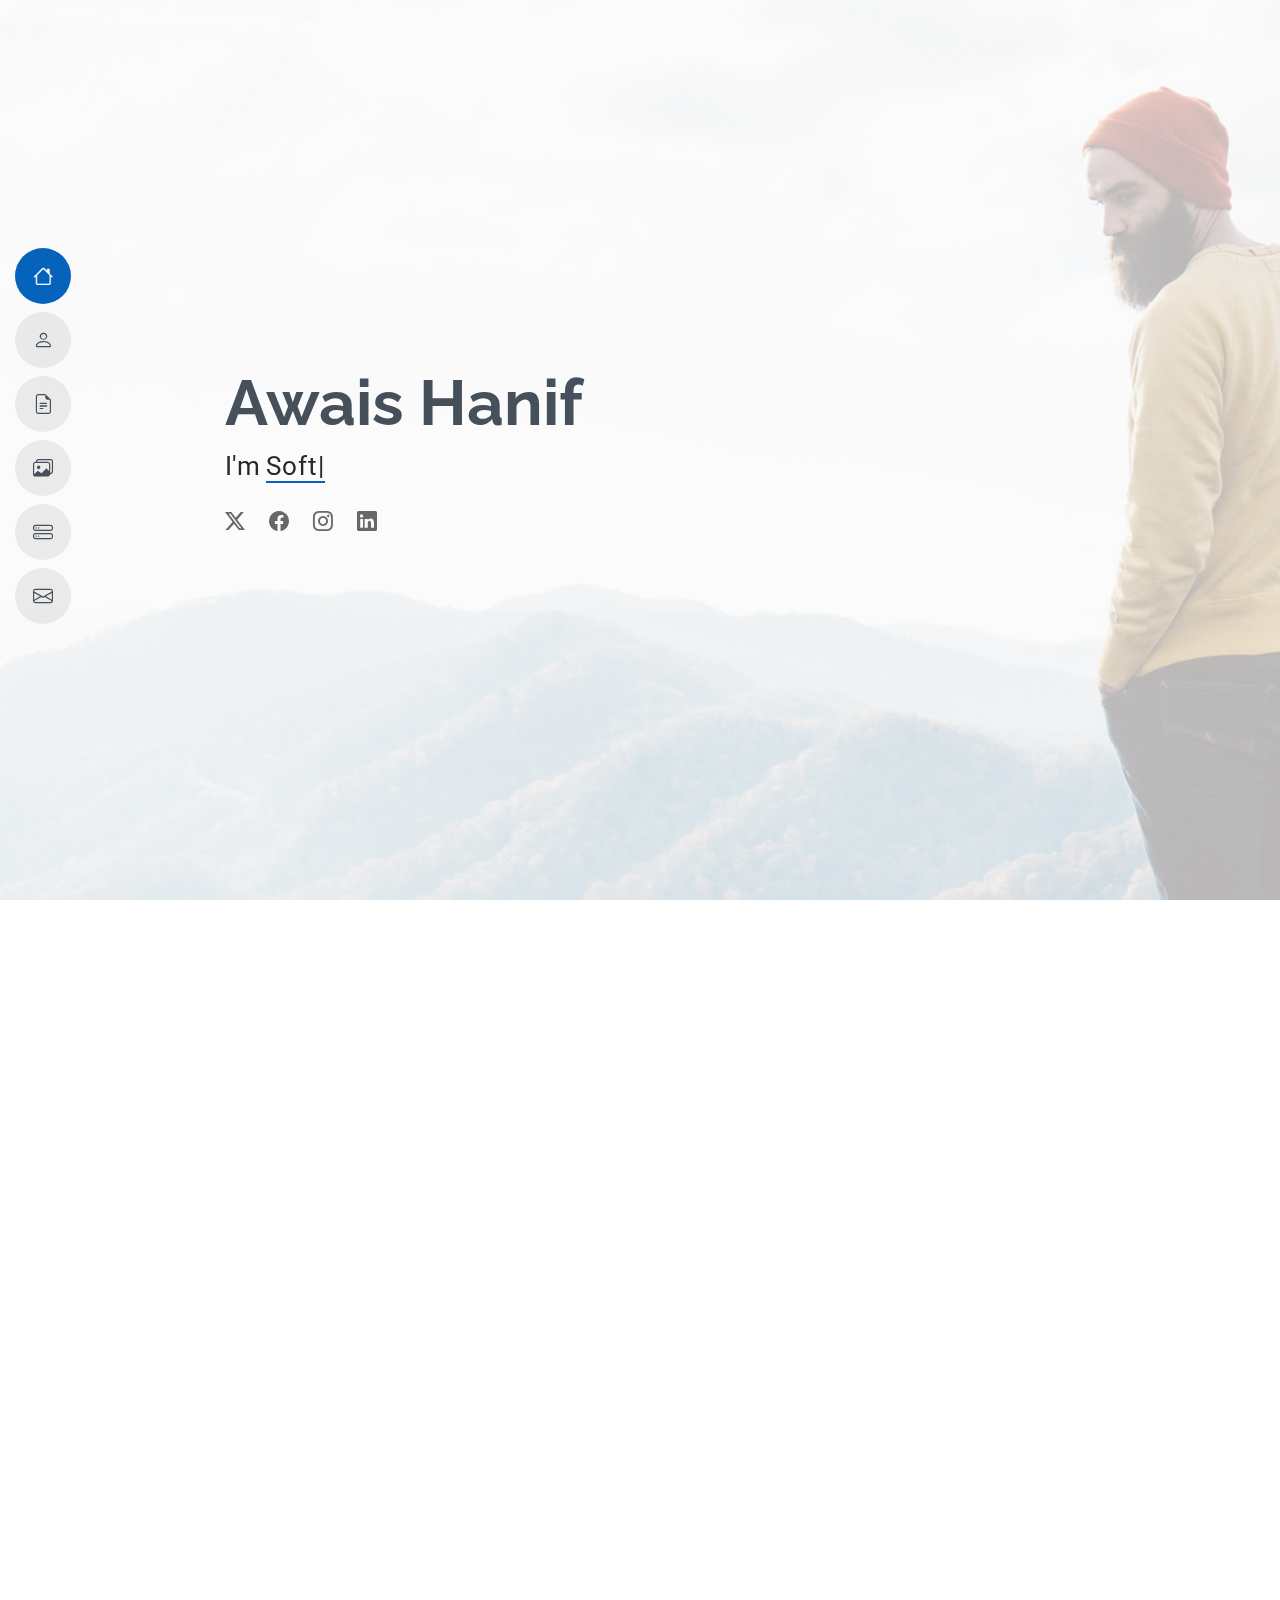
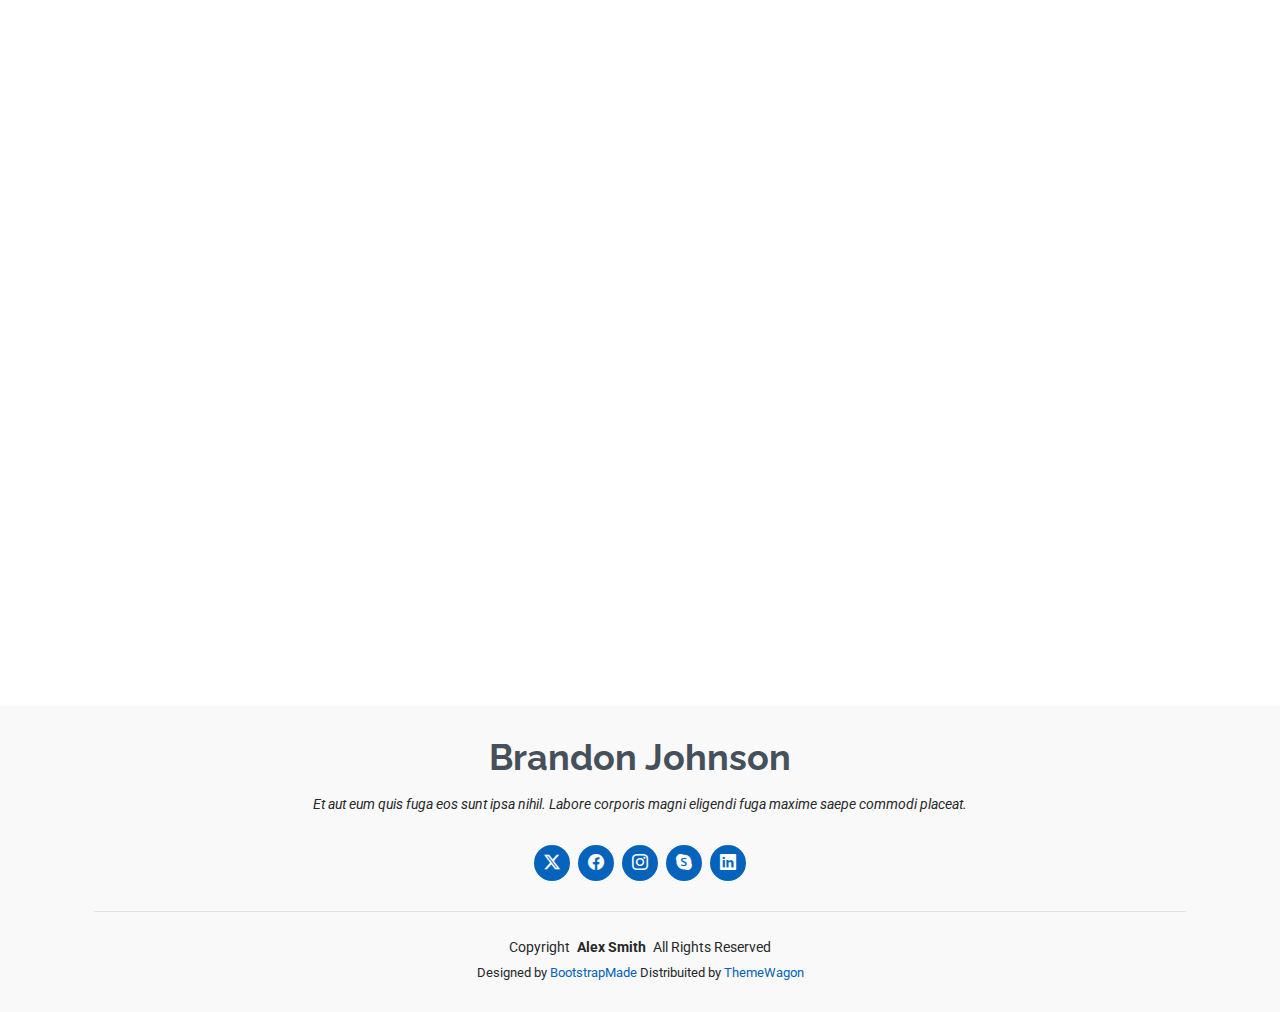
<file: index.html>
<!DOCTYPE html>
<html lang="en">

<head>
  <meta charset="utf-8">
  <meta content="width=device-width, initial-scale=1.0" name="viewport">
  <title>Awais Hanif</title>
  <meta content="" name="description">
  <meta content="" name="keywords">

  <!-- Favicons -->
  <link href="assets/img/favicon.png" rel="icon">
  <link href="assets/img/apple-touch-icon.png" rel="apple-touch-icon">

  <!-- Fonts -->
  <link href="https://fonts.googleapis.com" rel="preconnect">
  <link href="https://fonts.gstatic.com" rel="preconnect" crossorigin>
  <link href="https://fonts.googleapis.com/css2?family=Roboto:ital,wght@0,100;0,300;0,400;0,500;0,700;0,900;1,100;1,300;1,400;1,500;1,700;1,900&family=Poppins:ital,wght@0,100;0,200;0,300;0,400;0,500;0,600;0,700;0,800;0,900;1,100;1,200;1,300;1,400;1,500;1,600;1,700;1,800;1,900&family=Raleway:ital,wght@0,100;0,200;0,300;0,400;0,500;0,600;0,700;0,800;0,900;1,100;1,200;1,300;1,400;1,500;1,600;1,700;1,800;1,900&display=swap" rel="stylesheet">

  <!-- Vendor CSS Files -->
  <link href="assets/vendor/bootstrap/css/bootstrap.min.css" rel="stylesheet">
  <link href="assets/vendor/bootstrap-icons/bootstrap-icons.css" rel="stylesheet">
  <link href="assets/vendor/aos/aos.css" rel="stylesheet">
  <link href="assets/vendor/glightbox/css/glightbox.min.css" rel="stylesheet">
  <link href="assets/vendor/swiper/swiper-bundle.min.css" rel="stylesheet">

  <!-- Main CSS File -->
  <link href="assets/css/main.css" rel="stylesheet">

  <!-- =======================================================
  * Template Name: MyResume
  * Template URL: https://bootstrapmade.com/free-html-bootstrap-template-my-resume/
  * Updated: Jun 29 2024 with Bootstrap v5.3.3
  * Author: BootstrapMade.com
  * License: https://bootstrapmade.com/license/
  ======================================================== -->
</head>

<body class="index-page">

  <header id="header" class="header d-flex flex-column justify-content-center">

    <i class="header-toggle d-xl-none bi bi-list"></i>

    <nav id="navmenu" class="navmenu">
      <ul>
        <li><a href="#hero" class="active"><i class="bi bi-house navicon"></i><span>Home</span></a></li>
        <li><a href="#about"><i class="bi bi-person navicon"></i><span>About</span></a></li>
        <li><a href="#resume"><i class="bi bi-file-earmark-text navicon"></i><span>Resume</span></a></li>
        <li><a href="#portfolio"><i class="bi bi-images navicon"></i><span>Portfolio</span></a></li>
        <li><a href="#services"><i class="bi bi-hdd-stack navicon"></i><span>Services</span></a></li>
        <li><a href="#contact"><i class="bi bi-envelope navicon"></i><span>Contact</span></a></li>
      </ul>
    </nav>

  </header>

  <main class="main">

    <!-- Hero Section -->
    <section id="hero" class="hero section light-background">

      <img src="assets/img/hero-bg.jpg" alt="">

      <div class="container" data-aos="zoom-out">
        <div class="row justify-content-center">
          <div class="col-lg-9">
            <h2>Awais Hanif</h2>
            <p>I'm <span class="typed" data-typed-items="Designer, Developer, Freelancer, Photographer">Software Engineer</span><span class="typed-cursor typed-cursor--blink" aria-hidden="true"></span></p>
            <div class="social-links">
              <a href="#"><i class="bi bi-twitter-x"></i></a>
              <a href="#"><i class="bi bi-facebook"></i></a>
              <a href="#"><i class="bi bi-instagram"></i></a>
              <a href="https://www.linkedin.com/in/awaishaniflhr/"><i class="bi bi-linkedin"></i></a>
            </div>
          </div>
        </div>
      </div>

    </section><!-- /Hero Section -->

    <!-- About Section -->
    <section id="about" class="about section">

      <!-- Section Title -->
      <div class="container section-title" data-aos="fade-up">
        <h2>About</h2>
        <p>I am a highly motivated and detail-oriented React/React Native Developer with a strong passion for continuous professional growth, leadership, and collaboration. With a commitment to delivering innovative and high-quality projects, I take pride in adhering to best coding practices and consistently refining my skills to stay ahead of industry trends. I excel in high-pressure environments and am known for my positive approach to problem-solving. My excellent communication, decision-making, and interpersonal skills enable me to collaborate effectively within cross-functional teams and drive projects to successful completion.</p>
      </div><!-- End Section Title -->

      <div class="container" data-aos="fade-up" data-aos-delay="100">

        <div class="row gy-4 justify-content-center">
          <div class="col-lg-4">
            <img src="assets/img/profile-img.jpg" class="img-fluid" alt="">
          </div>
          <div class="col-lg-8 content">
            <h2>Software Engineer &amp; React Native Developer.</h2>
            <p class="fst-italic py-3">
              Alongside mobile development, I also have experience building responsive websites using HTML, CSS, Bootstrap, and basic WordPress customization. I enjoy creating clean, intuitive user interfaces and writing maintainable code that scales.
            </p>
            <div class="row">
              <div class="col-lg-6">
                <ul>
                  <!-- <li><i class="bi bi-chevron-right"></i> <strong>Birthday:</strong> <span>1 May 1995</span></li> -->
                  <li><i class="bi bi-chevron-right"></i> <strong>Website:</strong> <span>www.example.com</span></li>
                  <li><i class="bi bi-chevron-right"></i> <strong>Phone:</strong> <span>+93 301 4628 152</span></li>
                  <li><i class="bi bi-chevron-right"></i> <strong>City:</strong> <span>Lahore, Pakistan</span></li>
                </ul>
              </div>
              <div class="col-lg-6">
                <ul>
                  <!-- <li><i class="bi bi-chevron-right"></i> <strong>Age:</strong> <span>30</span></li> -->
                  <li><i class="bi bi-chevron-right"></i> <strong>Degree:</strong> <span>Master</span></li>
                  <li><i class="bi bi-chevron-right"></i> <strong>Email:</strong> <span>awaishaniflhr@gmail.com</span></li>
                  <li><i class="bi bi-chevron-right"></i> <strong>Freelance:</strong> <span>Available</span></li>
                </ul>
              </div>
            </div>
            <p class="py-3">
              My goal is to keep learning and improving while building modern solutions that deliver value to users and businesses.
            </p>
          </div>
        </div>

      </div>

    </section><!-- /About Section -->

    <!-- Stats Section -->
    <section id="stats" class="stats section">

      <div class="container" data-aos="fade-up" data-aos-delay="100">

        <div class="row gy-4">

          <div class="col-lg-3 col-md-6 d-flex flex-column align-items-center">
            <i class="bi bi-emoji-smile"></i>
            <div class="stats-item">
              <span data-purecounter-start="0" data-purecounter-end="5" data-purecounter-duration="1" class="purecounter"></span>
              <p>Completed Mobile Projects</p>
            </div>
          </div><!-- End Stats Item -->

          <div class="col-lg-3 col-md-6 d-flex flex-column align-items-center">
            <i class="bi bi-journal-richtext"></i>
            <div class="stats-item">
              <span data-purecounter-start="0" data-purecounter-end="4" data-purecounter-duration="1" class="purecounter"></span>
              <p>Years Experience in Mobile Development</p>
            </div>
          </div><!-- End Stats Item -->

          <div class="col-lg-3 col-md-6 d-flex flex-column align-items-center">
            <i class="bi bi-headset"></i>
            <div class="stats-item">
              <span data-purecounter-start="0" data-purecounter-end="100" data-purecounter-duration="1" class="purecounter"></span>
              <p>Client Satisfaction</p>
            </div>
          </div><!-- End Stats Item -->

          <div class="col-lg-3 col-md-6 d-flex flex-column align-items-center">
            <i class="bi bi-people"></i>
            <div class="stats-item">
              <span data-purecounter-start="0" data-purecounter-end="10" data-purecounter-duration="1" class="purecounter"></span>
              <p>Ongoing Learning & Skill Growth</p>
            </div>
          </div><!-- End Stats Item -->

        </div>

      </div>

    </section><!-- /Stats Section -->

    <!-- Skills Section -->
    <section id="skills" class="skills section">

      <!-- Section Title -->
      <div class="container section-title" data-aos="fade-up">
        <h2>Skills</h2>
        <p>Necessitatibus eius consequatur ex aliquid fuga eum quidem sint consectetur velit</p>
      </div><!-- End Section Title -->

      <div class="container" data-aos="fade-up" data-aos-delay="100">

        <div class="row skills-content skills-animation">

          <div class="col-lg-6">

            <div class="progress">
              <span class="skill"><span>HTML</span> <i class="val">100%</i></span>
              <div class="progress-bar-wrap">
                <div class="progress-bar" role="progressbar" aria-valuenow="100" aria-valuemin="0" aria-valuemax="100"></div>
              </div>
            </div><!-- End Skills Item -->

            <div class="progress">
              <span class="skill"><span>CSS</span> <i class="val">90%</i></span>
              <div class="progress-bar-wrap">
                <div class="progress-bar" role="progressbar" aria-valuenow="90" aria-valuemin="0" aria-valuemax="100"></div>
              </div>
            </div><!-- End Skills Item -->

            <div class="progress">
              <span class="skill"><span>JavaScript</span> <i class="val">75%</i></span>
              <div class="progress-bar-wrap">
                <div class="progress-bar" role="progressbar" aria-valuenow="75" aria-valuemin="0" aria-valuemax="100"></div>
              </div>
            </div><!-- End Skills Item -->

          </div>

          <div class="col-lg-6">

            <div class="progress">
              <span class="skill"><span>React Native</span> <i class="val">80%</i></span>
              <div class="progress-bar-wrap">
                <div class="progress-bar" role="progressbar" aria-valuenow="80" aria-valuemin="0" aria-valuemax="100"></div>
              </div>
            </div><!-- End Skills Item -->

            <div class="progress">
              <span class="skill"><span>TypeScript</span> <i class="val">90%</i></span>
              <div class="progress-bar-wrap">
                <div class="progress-bar" role="progressbar" aria-valuenow="90" aria-valuemin="0" aria-valuemax="100"></div>
              </div>
            </div><!-- End Skills Item -->

            <div class="progress">
              <span class="skill"><span>Photoshop</span> <i class="val">55%</i></span>
              <div class="progress-bar-wrap">
                <div class="progress-bar" role="progressbar" aria-valuenow="55" aria-valuemin="0" aria-valuemax="100"></div>
              </div>
            </div><!-- End Skills Item -->

          </div>

        </div>

      </div>

    </section><!-- /Skills Section -->

    <!-- Resume Section -->
    <section id="resume" class="resume section">

      <!-- Section Title -->
      <div class="container section-title" data-aos="fade-up">
        <h2>Resume</h2>
        <p>Magnam dolores commodi suscipit. Necessitatibus eius consequatur ex aliquid fuga eum quidem. Sit sint consectetur velit. Quisquam quos quisquam cupiditate. Et nemo qui impedit suscipit alias ea. Quia fugiat sit in iste officiis commodi quidem hic quas.</p>
      </div><!-- End Section Title -->

      <div class="container">

        <div class="row">

          <div class="col-lg-6" data-aos="fade-up" data-aos-delay="100">
            <h3 class="resume-title">Sumary</h3>

            <div class="resume-item pb-0">
              <h4>Brandon Johnson</h4>
              <p><em>Innovative and deadline-driven Graphic Designer with 3+ years of experience designing and developing user-centered digital/print marketing material from initial concept to final, polished deliverable.</em></p>
              <ul>
                <li>Portland par 127,Orlando, FL</li>
                <li>(123) 456-7891</li>
                <li>alice.barkley@example.com</li>
              </ul>
            </div><!-- Edn Resume Item -->

            <h3 class="resume-title">Education</h3>
            <div class="resume-item">
              <h4>Master of Fine Arts &amp; Graphic Design</h4>
              <h5>2015 - 2016</h5>
              <p><em>Rochester Institute of Technology, Rochester, NY</em></p>
              <p>Qui deserunt veniam. Et sed aliquam labore tempore sed quisquam iusto autem sit. Ea vero voluptatum qui ut dignissimos deleniti nerada porti sand markend</p>
            </div><!-- Edn Resume Item -->

            <div class="resume-item">
              <h4>Bachelor of Fine Arts &amp; Graphic Design</h4>
              <h5>2010 - 2014</h5>
              <p><em>Rochester Institute of Technology, Rochester, NY</em></p>
              <p>Quia nobis sequi est occaecati aut. Repudiandae et iusto quae reiciendis et quis Eius vel ratione eius unde vitae rerum voluptates asperiores voluptatem Earum molestiae consequatur neque etlon sader mart dila</p>
            </div><!-- Edn Resume Item -->

          </div>

          <div class="col-lg-6" data-aos="fade-up" data-aos-delay="200">
            <h3 class="resume-title">Professional Experience</h3>
            <div class="resume-item">
              <h4>Senior graphic design specialist</h4>
              <h5>2019 - Present</h5>
              <p><em>Experion, New York, NY </em></p>
              <ul>
                <li>Lead in the design, development, and implementation of the graphic, layout, and production communication materials</li>
                <li>Delegate tasks to the 7 members of the design team and provide counsel on all aspects of the project. </li>
                <li>Supervise the assessment of all graphic materials in order to ensure quality and accuracy of the design</li>
                <li>Oversee the efficient use of production project budgets ranging from $2,000 - $25,000</li>
              </ul>
            </div><!-- Edn Resume Item -->

            <div class="resume-item">
              <h4>Graphic design specialist</h4>
              <h5>2017 - 2018</h5>
              <p><em>Stepping Stone Advertising, New York, NY</em></p>
              <ul>
                <li>Developed numerous marketing programs (logos, brochures,infographics, presentations, and advertisements).</li>
                <li>Managed up to 5 projects or tasks at a given time while under pressure</li>
                <li>Recommended and consulted with clients on the most appropriate graphic design</li>
                <li>Created 4+ design presentations and proposals a month for clients and account managers</li>
              </ul>
            </div><!-- Edn Resume Item -->

          </div>

        </div>

      </div>

    </section><!-- /Resume Section -->

    <!-- Portfolio Section -->
    <section id="portfolio" class="portfolio section">

      <!-- Section Title -->
      <div class="container section-title" data-aos="fade-up">
        <h2>Portfolio</h2>
        <p>Magnam dolores commodi suscipit. Necessitatibus eius consequatur ex aliquid fuga eum quidem. Sit sint consectetur velit. Quisquam quos quisquam cupiditate. Et nemo qui impedit suscipit alias ea. Quia fugiat sit in iste officiis commodi quidem hic quas.</p>
      </div><!-- End Section Title -->

      <div class="container">

        <div class="isotope-layout" data-default-filter="*" data-layout="masonry" data-sort="original-order">

          <ul class="portfolio-filters isotope-filters" data-aos="fade-up" data-aos-delay="100">
            <li data-filter="*" class="filter-active">All</li>
            <li data-filter=".filter-app">App</li>
            <li data-filter=".filter-product">Card</li>
            <li data-filter=".filter-branding">Web</li>
          </ul><!-- End Portfolio Filters -->

          <div class="row gy-4 isotope-container" data-aos="fade-up" data-aos-delay="200">

            <div class="col-lg-4 col-md-6 portfolio-item isotope-item filter-app">
              <img src="assets/img/masonry-portfolio/masonry-portfolio-1.jpg" class="img-fluid" alt="">
              <div class="portfolio-info">
                <h4>App 1</h4>
                <p>Lorem ipsum, dolor sit</p>
                <a href="assets/img/masonry-portfolio/masonry-portfolio-1.jpg" title="App 1" data-gallery="portfolio-gallery-app" class="glightbox preview-link"><i class="bi bi-zoom-in"></i></a>
                <a href="portfolio-details.html" title="More Details" class="details-link"><i class="bi bi-link-45deg"></i></a>
              </div>
            </div><!-- End Portfolio Item -->

            <div class="col-lg-4 col-md-6 portfolio-item isotope-item filter-product">
              <img src="assets/img/masonry-portfolio/masonry-portfolio-2.jpg" class="img-fluid" alt="">
              <div class="portfolio-info">
                <h4>Product 1</h4>
                <p>Lorem ipsum, dolor sit</p>
                <a href="assets/img/masonry-portfolio/masonry-portfolio-2.jpg" title="Product 1" data-gallery="portfolio-gallery-product" class="glightbox preview-link"><i class="bi bi-zoom-in"></i></a>
                <a href="portfolio-details.html" title="More Details" class="details-link"><i class="bi bi-link-45deg"></i></a>
              </div>
            </div><!-- End Portfolio Item -->

            <div class="col-lg-4 col-md-6 portfolio-item isotope-item filter-branding">
              <img src="assets/img/masonry-portfolio/masonry-portfolio-3.jpg" class="img-fluid" alt="">
              <div class="portfolio-info">
                <h4>Branding 1</h4>
                <p>Lorem ipsum, dolor sit</p>
                <a href="assets/img/masonry-portfolio/masonry-portfolio-3.jpg" title="Branding 1" data-gallery="portfolio-gallery-branding" class="glightbox preview-link"><i class="bi bi-zoom-in"></i></a>
                <a href="portfolio-details.html" title="More Details" class="details-link"><i class="bi bi-link-45deg"></i></a>
              </div>
            </div><!-- End Portfolio Item -->

            <div class="col-lg-4 col-md-6 portfolio-item isotope-item filter-app">
              <img src="assets/img/masonry-portfolio/masonry-portfolio-4.jpg" class="img-fluid" alt="">
              <div class="portfolio-info">
                <h4>App 2</h4>
                <p>Lorem ipsum, dolor sit</p>
                <a href="assets/img/masonry-portfolio/masonry-portfolio-4.jpg" title="App 2" data-gallery="portfolio-gallery-app" class="glightbox preview-link"><i class="bi bi-zoom-in"></i></a>
                <a href="portfolio-details.html" title="More Details" class="details-link"><i class="bi bi-link-45deg"></i></a>
              </div>
            </div><!-- End Portfolio Item -->

            <div class="col-lg-4 col-md-6 portfolio-item isotope-item filter-product">
              <img src="assets/img/masonry-portfolio/masonry-portfolio-5.jpg" class="img-fluid" alt="">
              <div class="portfolio-info">
                <h4>Product 2</h4>
                <p>Lorem ipsum, dolor sit</p>
                <a href="assets/img/masonry-portfolio/masonry-portfolio-5.jpg" title="Product 2" data-gallery="portfolio-gallery-product" class="glightbox preview-link"><i class="bi bi-zoom-in"></i></a>
                <a href="portfolio-details.html" title="More Details" class="details-link"><i class="bi bi-link-45deg"></i></a>
              </div>
            </div><!-- End Portfolio Item -->

            <div class="col-lg-4 col-md-6 portfolio-item isotope-item filter-branding">
              <img src="assets/img/masonry-portfolio/masonry-portfolio-6.jpg" class="img-fluid" alt="">
              <div class="portfolio-info">
                <h4>Branding 2</h4>
                <p>Lorem ipsum, dolor sit</p>
                <a href="assets/img/masonry-portfolio/masonry-portfolio-6.jpg" title="Branding 2" data-gallery="portfolio-gallery-branding" class="glightbox preview-link"><i class="bi bi-zoom-in"></i></a>
                <a href="portfolio-details.html" title="More Details" class="details-link"><i class="bi bi-link-45deg"></i></a>
              </div>
            </div><!-- End Portfolio Item -->

            <div class="col-lg-4 col-md-6 portfolio-item isotope-item filter-app">
              <img src="assets/img/masonry-portfolio/masonry-portfolio-7.jpg" class="img-fluid" alt="">
              <div class="portfolio-info">
                <h4>App 3</h4>
                <p>Lorem ipsum, dolor sit</p>
                <a href="assets/img/masonry-portfolio/masonry-portfolio-7.jpg" title="App 3" data-gallery="portfolio-gallery-app" class="glightbox preview-link"><i class="bi bi-zoom-in"></i></a>
                <a href="portfolio-details.html" title="More Details" class="details-link"><i class="bi bi-link-45deg"></i></a>
              </div>
            </div><!-- End Portfolio Item -->

            <div class="col-lg-4 col-md-6 portfolio-item isotope-item filter-product">
              <img src="assets/img/masonry-portfolio/masonry-portfolio-8.jpg" class="img-fluid" alt="">
              <div class="portfolio-info">
                <h4>Product 3</h4>
                <p>Lorem ipsum, dolor sit</p>
                <a href="assets/img/masonry-portfolio/masonry-portfolio-8.jpg" title="Product 3" data-gallery="portfolio-gallery-product" class="glightbox preview-link"><i class="bi bi-zoom-in"></i></a>
                <a href="portfolio-details.html" title="More Details" class="details-link"><i class="bi bi-link-45deg"></i></a>
              </div>
            </div><!-- End Portfolio Item -->

            <div class="col-lg-4 col-md-6 portfolio-item isotope-item filter-branding">
              <img src="assets/img/masonry-portfolio/masonry-portfolio-9.jpg" class="img-fluid" alt="">
              <div class="portfolio-info">
                <h4>Branding 3</h4>
                <p>Lorem ipsum, dolor sit</p>
                <a href="assets/img/masonry-portfolio/masonry-portfolio-9.jpg" title="Branding 2" data-gallery="portfolio-gallery-branding" class="glightbox preview-link"><i class="bi bi-zoom-in"></i></a>
                <a href="portfolio-details.html" title="More Details" class="details-link"><i class="bi bi-link-45deg"></i></a>
              </div>
            </div><!-- End Portfolio Item -->

          </div><!-- End Portfolio Container -->

        </div>

      </div>

    </section><!-- /Portfolio Section -->

    <!-- Services Section -->
    <section id="services" class="services section">

      <!-- Section Title -->
      <div class="container section-title" data-aos="fade-up">
        <h2>Services</h2>
        <p>Magnam dolores commodi suscipit. Necessitatibus eius consequatur ex aliquid fuga eum quidem. Sit sint consectetur velit. Quisquam quos quisquam cupiditate. Et nemo qui impedit suscipit alias ea. Quia fugiat sit in iste officiis commodi quidem hic quas.</p>
      </div><!-- End Section Title -->

      <div class="container">

        <div class="row gy-4">

          <div class="col-lg-4 col-md-6" data-aos="fade-up" data-aos-delay="100">
            <div class="service-item item-cyan position-relative">
              <div class="icon">
                <svg width="100" height="100" viewBox="0 0 600 600" xmlns="http://www.w3.org/2000/svg">
                  <path stroke="none" stroke-width="0" fill="#f5f5f5" d="M300,521.0016835830174C376.1290562159157,517.8887921683347,466.0731472004068,529.7835943286574,510.70327084640275,468.03025145048787C554.3714126377745,407.6079735673963,508.03601936045806,328.9844924480964,491.2728898941984,256.3432110539036C474.5976632858925,184.082847569629,479.9380746630129,96.60480741107993,416.23090153303,58.64404602377083C348.86323505073057,18.502131276798302,261.93793281208167,40.57373210992963,193.5410806939664,78.93577620505333C130.42746243093433,114.334589627462,98.30271207620316,179.96522072025542,76.75703585869454,249.04625023123273C51.97151888228291,328.5150500222984,13.704378332031375,421.85034740162234,66.52175969318436,486.19268352777647C119.04800174914682,550.1803526380478,217.28368757567262,524.383925680826,300,521.0016835830174"></path>
                </svg>
                <i class="bi bi-activity"></i>
              </div>
              <a href="#" class="stretched-link">
                <h3>Nesciunt Mete</h3>
              </a>
              <p>Provident nihil minus qui consequatur non omnis maiores. Eos accusantium minus dolores iure perferendis tempore et consequatur.</p>
            </div>
          </div><!-- End Service Item -->

          <div class="col-lg-4 col-md-6" data-aos="fade-up" data-aos-delay="200">
            <div class="service-item item-orange position-relative">
              <div class="icon">
                <svg width="100" height="100" viewBox="0 0 600 600" xmlns="http://www.w3.org/2000/svg">
                  <path stroke="none" stroke-width="0" fill="#f5f5f5" d="M300,582.0697525312426C382.5290701553225,586.8405444964366,449.9789794690241,525.3245884688669,502.5850820975895,461.55621195738473C556.606425686781,396.0723002908107,615.8543463187945,314.28637112970534,586.6730223649479,234.56875336149918C558.9533121215079,158.8439757836574,454.9685369536778,164.00468322053177,381.49747125262974,130.76875717737553C312.15926192815925,99.40240125094834,248.97055460311594,18.661163978235184,179.8680185752513,50.54337015887873C110.5421016452524,82.52863877960104,119.82277516462835,180.83849132639028,109.12597500060166,256.43424936330496C100.08760227029461,320.3096726198365,92.17705696193138,384.0621239912766,124.79988738764834,439.7174275375508C164.83382741302287,508.01625554203684,220.96474134820875,577.5009287672846,300,582.0697525312426"></path>
                </svg>
                <i class="bi bi-broadcast"></i>
              </div>
              <a href="#" class="stretched-link">
                <h3>Eosle Commodi</h3>
              </a>
              <p>Ut autem aut autem non a. Sint sint sit facilis nam iusto sint. Libero corrupti neque eum hic non ut nesciunt dolorem.</p>
            </div>
          </div><!-- End Service Item -->

          <div class="col-lg-4 col-md-6" data-aos="fade-up" data-aos-delay="300">
            <div class="service-item item-teal position-relative">
              <div class="icon">
                <svg width="100" height="100" viewBox="0 0 600 600" xmlns="http://www.w3.org/2000/svg">
                  <path stroke="none" stroke-width="0" fill="#f5f5f5" d="M300,541.5067337569781C382.14930387511276,545.0595476570109,479.8736841581634,548.3450877840088,526.4010558755058,480.5488172755941C571.5218469581645,414.80211281144784,517.5187510058486,332.0715597781072,496.52539010469104,255.14436215662573C477.37192572678356,184.95920475031193,473.57363656557914,105.61284051026155,413.0603344069578,65.22779650032875C343.27470386102294,18.654635553484475,251.2091493199835,5.337323636656869,175.0934190732945,40.62881213300186C97.87086631185822,76.43348514350839,51.98124368387456,156.15599469081315,36.44837278890362,239.84606092416172C21.716077023791087,319.22268207091537,43.775223500013084,401.1760424656574,96.891909868211,461.97329694683043C147.22146801428983,519.5804099606455,223.5754009179313,538.201503339737,300,541.5067337569781"></path>
                </svg>
                <i class="bi bi-easel"></i>
              </div>
              <a href="#" class="stretched-link">
                <h3>Ledo Markt</h3>
              </a>
              <p>Ut excepturi voluptatem nisi sed. Quidem fuga consequatur. Minus ea aut. Vel qui id voluptas adipisci eos earum corrupti.</p>
            </div>
          </div><!-- End Service Item -->

          <div class="col-lg-4 col-md-6" data-aos="fade-up" data-aos-delay="400">
            <div class="service-item item-red position-relative">
              <div class="icon">
                <svg width="100" height="100" viewBox="0 0 600 600" xmlns="http://www.w3.org/2000/svg">
                  <path stroke="none" stroke-width="0" fill="#f5f5f5" d="M300,503.46388370962813C374.79870501325706,506.71871716319447,464.8034551963731,527.1746412648533,510.4981551193396,467.86667711651364C555.9287308511215,408.9015244558933,512.6030010748507,327.5744911775523,490.211057578863,256.5855673507754C471.097692560561,195.9906835881958,447.69079081568157,138.11976852964426,395.19560036434837,102.3242989838813C329.3053358748298,57.3949838291264,248.02791733380457,8.279543830951368,175.87071277845988,42.242879143198664C103.41431057327972,76.34704239035025,93.79494320519305,170.9812938413882,81.28167332365135,250.07896920659033C70.17666984294237,320.27484674793965,64.84698225790005,396.69656628748305,111.28512138212992,450.4950937839243C156.20124167950087,502.5303643271138,231.32542653798444,500.4755392045468,300,503.46388370962813"></path>
                </svg>
                <i class="bi bi-bounding-box-circles"></i>
              </div>
              <a href="#" class="stretched-link">
                <h3>Asperiores Commodit</h3>
              </a>
              <p>Non et temporibus minus omnis sed dolor esse consequatur. Cupiditate sed error ea fuga sit provident adipisci neque.</p>
              <a href="#" class="stretched-link"></a>
            </div>
          </div><!-- End Service Item -->

          <div class="col-lg-4 col-md-6" data-aos="fade-up" data-aos-delay="500">
            <div class="service-item item-indigo position-relative">
              <div class="icon">
                <svg width="100" height="100" viewBox="0 0 600 600" xmlns="http://www.w3.org/2000/svg">
                  <path stroke="none" stroke-width="0" fill="#f5f5f5" d="M300,532.3542879108572C369.38199826031484,532.3153073249985,429.10787420159085,491.63046689027357,474.5244479745417,439.17860296908856C522.8885846962883,383.3225815378663,569.1668002868075,314.3205725914397,550.7432151929288,242.7694973846089C532.6665558377875,172.5657663291529,456.2379748765914,142.6223662098291,390.3689995646985,112.34683881706744C326.66090330228417,83.06452184765237,258.84405631176094,53.51806209861945,193.32584062364296,78.48882559362697C121.61183558270385,105.82097193414197,62.805066853699245,167.19869350419734,48.57481801355237,242.6138429142374C34.843463184063346,315.3850353017275,76.69343916112496,383.4422959591041,125.22947124332185,439.3748458443577C170.7312796277747,491.8107796887764,230.57421082200815,532.3932930995766,300,532.3542879108572"></path>
                </svg>
                <i class="bi bi-calendar4-week icon"></i>
              </div>
              <a href="#" class="stretched-link">
                <h3>Velit Doloremque</h3>
              </a>
              <p>Cumque et suscipit saepe. Est maiores autem enim facilis ut aut ipsam corporis aut. Sed animi at autem alias eius labore.</p>
              <a href="#" class="stretched-link"></a>
            </div>
          </div><!-- End Service Item -->

          <div class="col-lg-4 col-md-6" data-aos="fade-up" data-aos-delay="600">
            <div class="service-item item-pink position-relative">
              <div class="icon">
                <svg width="100" height="100" viewBox="0 0 600 600" xmlns="http://www.w3.org/2000/svg">
                  <path stroke="none" stroke-width="0" fill="#f5f5f5" d="M300,566.797414625762C385.7384707136149,576.1784315230908,478.7894351017131,552.8928747891023,531.9192734346935,484.94944893311C584.6109503024035,417.5663521118492,582.489472248146,322.67544863468447,553.9536738515405,242.03673114598146C529.1557734026468,171.96086150256528,465.24506316201064,127.66468636344209,395.9583748389544,100.7403814666027C334.2173773831606,76.7482773500951,269.4350130405921,84.62216499799875,207.1952322260088,107.2889140133804C132.92018162631612,134.33871894543012,41.79353780512637,160.00259165414826,22.644507872594943,236.69541883565114C3.319112789854554,314.0945973066697,72.72355303640163,379.243833228382,124.04198916343866,440.3218312028393C172.9286146004772,498.5055451809895,224.45579914871206,558.5317968840102,300,566.797414625762"></path>
                </svg>
                <i class="bi bi-chat-square-text"></i>
              </div>
              <a href="#" class="stretched-link">
                <h3>Dolori Architecto</h3>
              </a>
              <p>Hic molestias ea quibusdam eos. Fugiat enim doloremque aut neque non et debitis iure. Corrupti recusandae ducimus enim.</p>
              <a href="#" class="stretched-link"></a>
            </div>
          </div><!-- End Service Item -->

        </div>

      </div>

    </section><!-- /Services Section -->

    <!-- Testimonials Section -->
    <section id="testimonials" class="testimonials section">

      <!-- Section Title -->
      <div class="container section-title" data-aos="fade-up">
        <h2>Testimonials</h2>
        <p>Necessitatibus eius consequatur ex aliquid fuga eum quidem sint consectetur velit</p>
      </div><!-- End Section Title -->

      <div class="container" data-aos="fade-up" data-aos-delay="100">

        <div class="swiper init-swiper">
          <script type="application/json" class="swiper-config">
            {
              "loop": true,
              "speed": 600,
              "autoplay": {
                "delay": 5000
              },
              "slidesPerView": "auto",
              "pagination": {
                "el": ".swiper-pagination",
                "type": "bullets",
                "clickable": true
              }
            }
          </script>
          <div class="swiper-wrapper">

            <div class="swiper-slide">
              <div class="testimonial-item">
                <div class="row gy-4 justify-content-center">
                  <div class="col-lg-6">
                    <div class="testimonial-content">
                      <p>
                        <i class="bi bi-quote quote-icon-left"></i>
                        <span>Proin iaculis purus consequat sem cure digni ssim donec porttitora entum suscipit rhoncus. Accusantium quam, ultricies eget id, aliquam eget nibh et. Maecen aliquam, risus at semper.</span>
                        <i class="bi bi-quote quote-icon-right"></i>
                      </p>
                      <h3>Saul Goodman</h3>
                      <h4>Ceo &amp; Founder</h4>
                      <div class="stars">
                        <i class="bi bi-star-fill"></i><i class="bi bi-star-fill"></i><i class="bi bi-star-fill"></i><i class="bi bi-star-fill"></i><i class="bi bi-star-fill"></i>
                      </div>
                    </div>
                  </div>
                  <div class="col-lg-2 text-center">
                    <img src="assets/img/testimonials/testimonials-1.jpg" class="img-fluid testimonial-img" alt="">
                  </div>
                </div>
              </div>
            </div><!-- End testimonial item -->

            <div class="swiper-slide">
              <div class="testimonial-item">
                <div class="row gy-4 justify-content-center">
                  <div class="col-lg-6">
                    <div class="testimonial-content">
                      <p>
                        <i class="bi bi-quote quote-icon-left"></i>
                        <span>Export tempor illum tamen malis malis eram quae irure esse labore quem cillum quid cillum eram malis quorum velit fore eram velit sunt aliqua noster fugiat irure amet legam anim culpa.</span>
                        <i class="bi bi-quote quote-icon-right"></i>
                      </p>
                      <h3>Sara Wilsson</h3>
                      <h4>Designer</h4>
                      <div class="stars">
                        <i class="bi bi-star-fill"></i><i class="bi bi-star-fill"></i><i class="bi bi-star-fill"></i><i class="bi bi-star-fill"></i><i class="bi bi-star-fill"></i>
                      </div>
                    </div>
                  </div>
                  <div class="col-lg-2 text-center">
                    <img src="assets/img/testimonials/testimonials-2.jpg" class="img-fluid testimonial-img" alt="">
                  </div>
                </div>
              </div>
            </div><!-- End testimonial item -->

            <div class="swiper-slide">
              <div class="testimonial-item">
                <div class="row gy-4 justify-content-center">
                  <div class="col-lg-6">
                    <div class="testimonial-content">
                      <p>
                        <i class="bi bi-quote quote-icon-left"></i>
                        <span>Enim nisi quem export duis labore cillum quae magna enim sint quorum nulla quem veniam duis minim tempor labore quem eram duis noster aute amet eram fore quis sint minim.</span>
                        <i class="bi bi-quote quote-icon-right"></i>
                      </p>
                      <h3>Jena Karlis</h3>
                      <h4>Store Owner</h4>
                      <div class="stars">
                        <i class="bi bi-star-fill"></i><i class="bi bi-star-fill"></i><i class="bi bi-star-fill"></i><i class="bi bi-star-fill"></i><i class="bi bi-star-fill"></i>
                      </div>
                    </div>
                  </div>
                  <div class="col-lg-2 text-center">
                    <img src="assets/img/testimonials/testimonials-3.jpg" class="img-fluid testimonial-img" alt="">
                  </div>
                </div>
              </div>
            </div><!-- End testimonial item -->

            <div class="swiper-slide">
              <div class="testimonial-item">
                <div class="row gy-4 justify-content-center">
                  <div class="col-lg-6">
                    <div class="testimonial-content">
                      <p>
                        <i class="bi bi-quote quote-icon-left"></i>
                        <span>Fugiat enim eram quae cillum dolore dolor amet nulla culpa multos export minim fugiat minim velit minim dolor enim duis veniam ipsum anim magna sunt elit fore quem dolore labore illum veniam.</span>
                        <i class="bi bi-quote quote-icon-right"></i>
                      </p>
                      <h3>John Larson</h3>
                      <h4>Entrepreneur</h4>
                      <div class="stars">
                        <i class="bi bi-star-fill"></i><i class="bi bi-star-fill"></i><i class="bi bi-star-fill"></i><i class="bi bi-star-fill"></i><i class="bi bi-star-fill"></i>
                      </div>
                    </div>
                  </div>
                  <div class="col-lg-2 text-center">
                    <img src="assets/img/testimonials/testimonials-4.jpg" class="img-fluid testimonial-img" alt="">
                  </div>
                </div>
              </div>
            </div><!-- End testimonial item -->

          </div>
          <div class="swiper-pagination"></div>
        </div>

      </div>

    </section><!-- /Testimonials Section -->

    <!-- Contact Section -->
    <section id="contact" class="contact section">

      <!-- Section Title -->
      <div class="container section-title" data-aos="fade-up">
        <h2>Contact</h2>
        <p>Necessitatibus eius consequatur ex aliquid fuga eum quidem sint consectetur velit</p>
      </div><!-- End Section Title -->

      <div class="container" data-aos="fade" data-aos-delay="100">

        <div class="row gy-4">

          <div class="col-lg-4">
            <div class="info-item d-flex" data-aos="fade-up" data-aos-delay="200">
              <i class="bi bi-geo-alt flex-shrink-0"></i>
              <div>
                <h3>Address</h3>
                <p>A108 Adam Street, New York, NY 535022</p>
              </div>
            </div><!-- End Info Item -->

            <div class="info-item d-flex" data-aos="fade-up" data-aos-delay="300">
              <i class="bi bi-telephone flex-shrink-0"></i>
              <div>
                <h3>Call Us</h3>
                <p>+1 5589 55488 55</p>
              </div>
            </div><!-- End Info Item -->

            <div class="info-item d-flex" data-aos="fade-up" data-aos-delay="400">
              <i class="bi bi-envelope flex-shrink-0"></i>
              <div>
                <h3>Email Us</h3>
                <p>info@example.com</p>
              </div>
            </div><!-- End Info Item -->

          </div>

          <div class="col-lg-8">
            <form action="forms/contact.php" method="post" class="php-email-form" data-aos="fade-up" data-aos-delay="200">
              <div class="row gy-4">

                <div class="col-md-6">
                  <input type="text" name="name" class="form-control" placeholder="Your Name" required="">
                </div>

                <div class="col-md-6 ">
                  <input type="email" class="form-control" name="email" placeholder="Your Email" required="">
                </div>

                <div class="col-md-12">
                  <input type="text" class="form-control" name="subject" placeholder="Subject" required="">
                </div>

                <div class="col-md-12">
                  <textarea class="form-control" name="message" rows="6" placeholder="Message" required=""></textarea>
                </div>

                <div class="col-md-12 text-center">
                  <div class="loading">Loading</div>
                  <div class="error-message"></div>
                  <div class="sent-message">Your message has been sent. Thank you!</div>

                  <button type="submit">Send Message</button>
                </div>

              </div>
            </form>
          </div><!-- End Contact Form -->

        </div>

      </div>

    </section><!-- /Contact Section -->

  </main>

  <footer id="footer" class="footer position-relative light-background">
    <div class="container">
      <h3 class="sitename">Brandon Johnson</h3>
      <p>Et aut eum quis fuga eos sunt ipsa nihil. Labore corporis magni eligendi fuga maxime saepe commodi placeat.</p>
      <div class="social-links d-flex justify-content-center">
        <a href=""><i class="bi bi-twitter-x"></i></a>
        <a href=""><i class="bi bi-facebook"></i></a>
        <a href=""><i class="bi bi-instagram"></i></a>
        <a href=""><i class="bi bi-skype"></i></a>
        <a href=""><i class="bi bi-linkedin"></i></a>
      </div>
      <div class="container">
        <div class="copyright">
          <span>Copyright</span> <strong class="px-1 sitename">Alex Smith</strong> <span>All Rights Reserved</span>
        </div>
        <div class="credits">
          <!-- All the links in the footer should remain intact. -->
          <!-- You can delete the links only if you've purchased the pro version. -->
          <!-- Licensing information: https://bootstrapmade.com/license/ -->
          <!-- Purchase the pro version with working PHP/AJAX contact form: [buy-url] -->
          Designed by <a href="https://bootstrapmade.com/">BootstrapMade</a> Distribuited by <a href="https://themewagon.com">ThemeWagon</a>
        </div>
      </div>
    </div>
  </footer>

  <!-- Scroll Top -->
  <a href="#" id="scroll-top" class="scroll-top d-flex align-items-center justify-content-center"><i class="bi bi-arrow-up-short"></i></a>

  <!-- Preloader -->
  <div id="preloader"></div>

  <!-- Vendor JS Files -->
  <script src="assets/vendor/bootstrap/js/bootstrap.bundle.min.js"></script>
  <script src="assets/vendor/php-email-form/validate.js"></script>
  <script src="assets/vendor/aos/aos.js"></script>
  <script src="assets/vendor/typed.js/typed.umd.js"></script>
  <script src="assets/vendor/purecounter/purecounter_vanilla.js"></script>
  <script src="assets/vendor/waypoints/noframework.waypoints.js"></script>
  <script src="assets/vendor/glightbox/js/glightbox.min.js"></script>
  <script src="assets/vendor/imagesloaded/imagesloaded.pkgd.min.js"></script>
  <script src="assets/vendor/isotope-layout/isotope.pkgd.min.js"></script>
  <script src="assets/vendor/swiper/swiper-bundle.min.js"></script>

  <!-- Main JS File -->
  <script src="assets/js/main.js"></script>

</body>

</html>
</file>
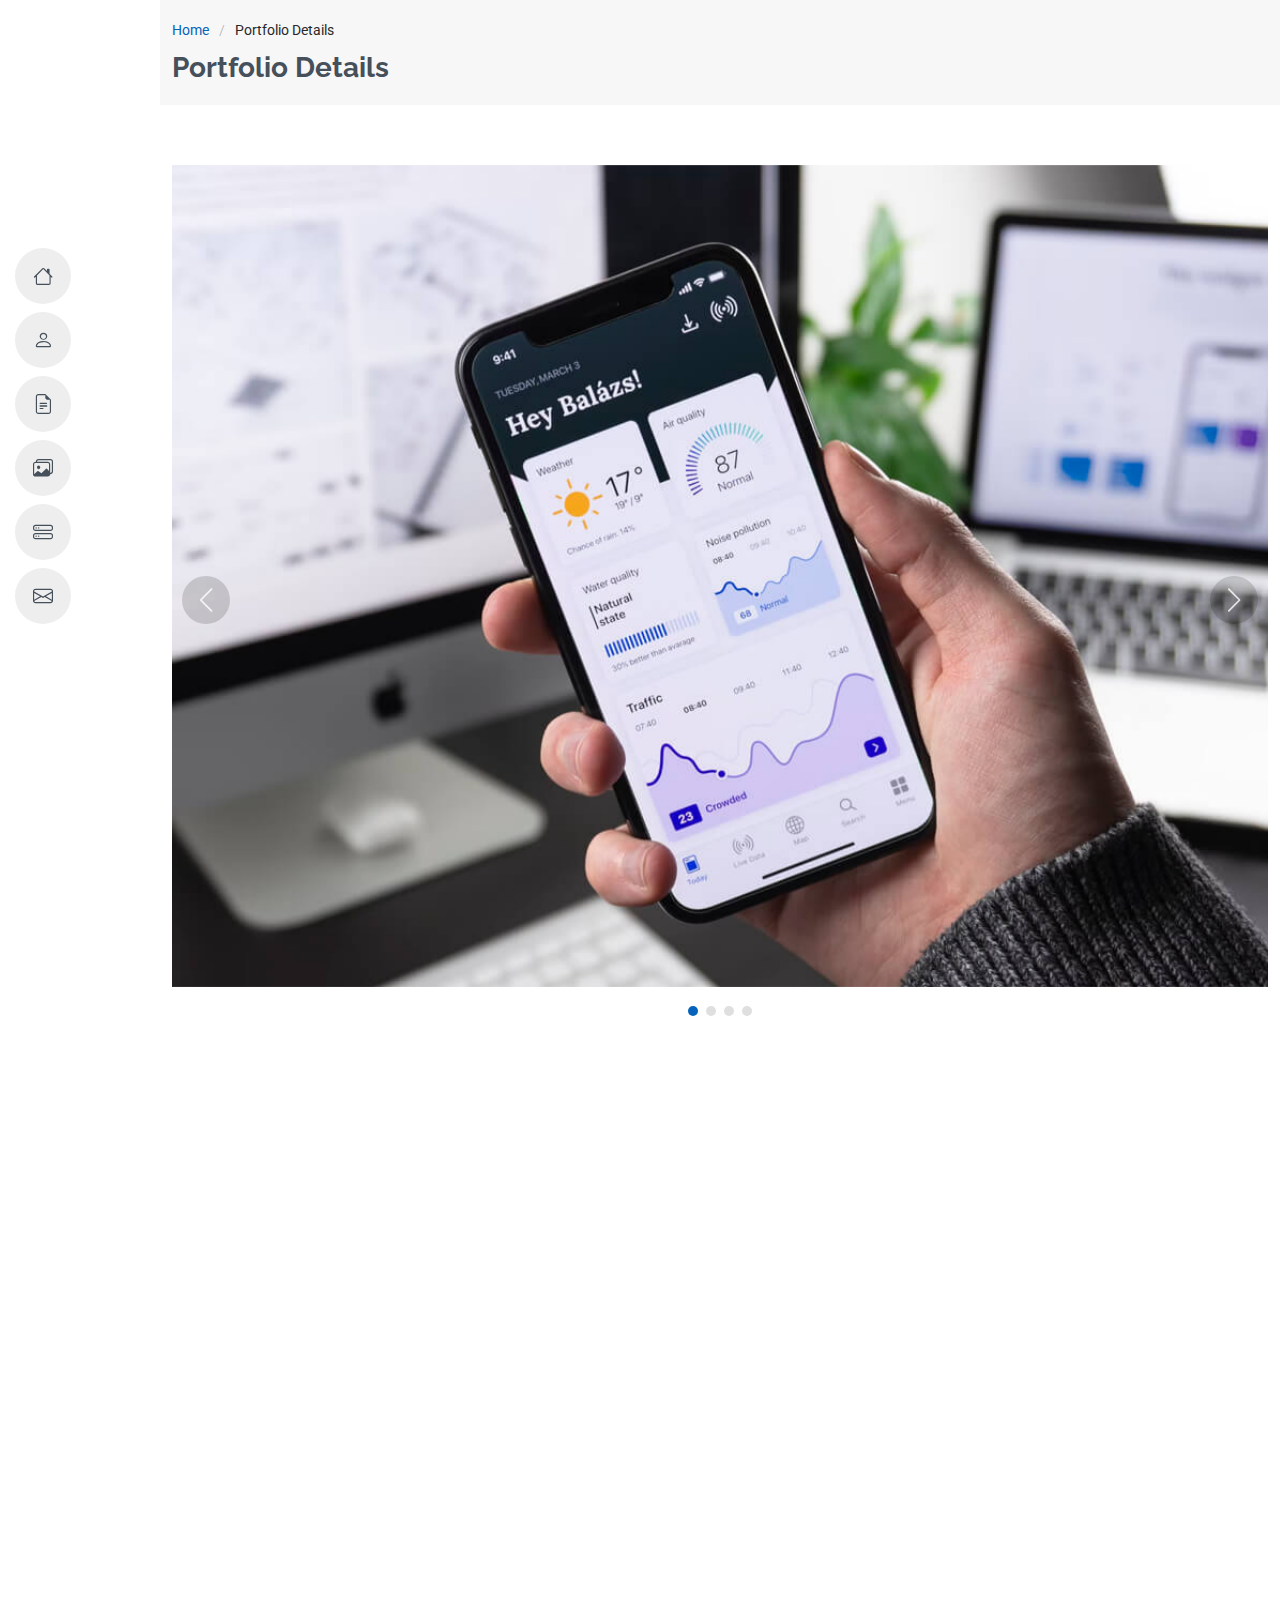
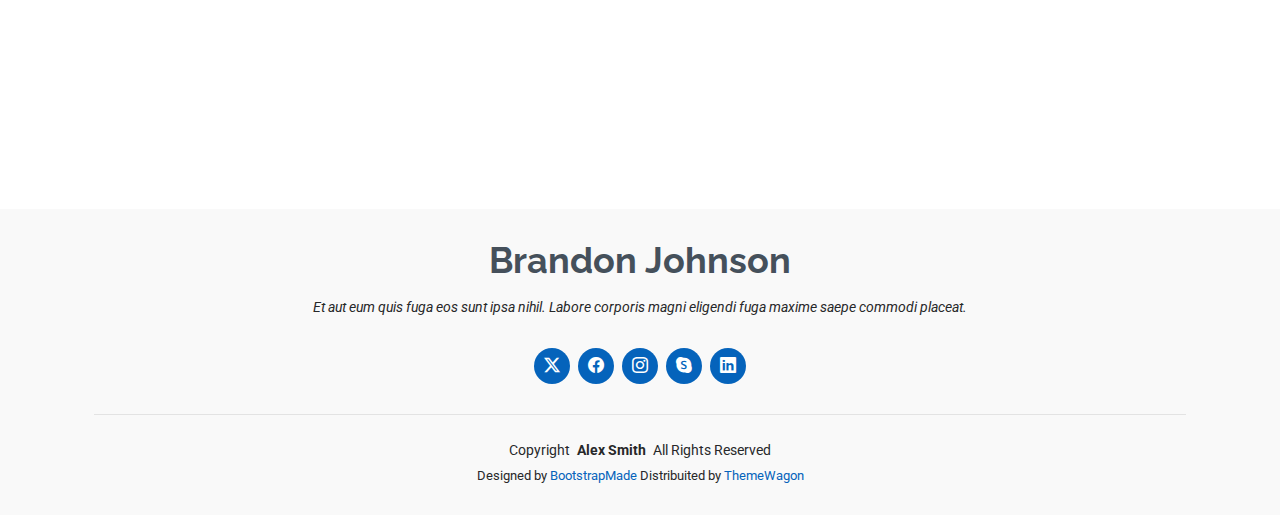
<file: portfolio-details.html>
<!DOCTYPE html>
<html lang="en">

<head>
  <meta charset="utf-8">
  <meta content="width=device-width, initial-scale=1.0" name="viewport">
  <title>Portfolio Details - MyResume Bootstrap Template</title>
  <meta content="" name="description">
  <meta content="" name="keywords">

  <!-- Favicons -->
  <link href="assets/img/favicon.png" rel="icon">
  <link href="assets/img/apple-touch-icon.png" rel="apple-touch-icon">

  <!-- Fonts -->
  <link href="https://fonts.googleapis.com" rel="preconnect">
  <link href="https://fonts.gstatic.com" rel="preconnect" crossorigin>
  <link href="https://fonts.googleapis.com/css2?family=Roboto:ital,wght@0,100;0,300;0,400;0,500;0,700;0,900;1,100;1,300;1,400;1,500;1,700;1,900&family=Poppins:ital,wght@0,100;0,200;0,300;0,400;0,500;0,600;0,700;0,800;0,900;1,100;1,200;1,300;1,400;1,500;1,600;1,700;1,800;1,900&family=Raleway:ital,wght@0,100;0,200;0,300;0,400;0,500;0,600;0,700;0,800;0,900;1,100;1,200;1,300;1,400;1,500;1,600;1,700;1,800;1,900&display=swap" rel="stylesheet">

  <!-- Vendor CSS Files -->
  <link href="assets/vendor/bootstrap/css/bootstrap.min.css" rel="stylesheet">
  <link href="assets/vendor/bootstrap-icons/bootstrap-icons.css" rel="stylesheet">
  <link href="assets/vendor/aos/aos.css" rel="stylesheet">
  <link href="assets/vendor/glightbox/css/glightbox.min.css" rel="stylesheet">
  <link href="assets/vendor/swiper/swiper-bundle.min.css" rel="stylesheet">

  <!-- Main CSS File -->
  <link href="assets/css/main.css" rel="stylesheet">

  <!-- =======================================================
  * Template Name: MyResume
  * Template URL: https://bootstrapmade.com/free-html-bootstrap-template-my-resume/
  * Updated: Jun 29 2024 with Bootstrap v5.3.3
  * Author: BootstrapMade.com
  * License: https://bootstrapmade.com/license/
  ======================================================== -->
</head>

<body class="portfolio-details-page">

  <header id="header" class="header d-flex flex-column justify-content-center">

    <i class="header-toggle d-xl-none bi bi-list"></i>

    <nav id="navmenu" class="navmenu">
      <ul>
        <li><a href="#hero"><i class="bi bi-house navicon"></i><span>Home</span></a></li>
        <li><a href="#about"><i class="bi bi-person navicon"></i><span>About</span></a></li>
        <li><a href="#resume"><i class="bi bi-file-earmark-text navicon"></i><span>Resume</span></a></li>
        <li><a href="#portfolio"><i class="bi bi-images navicon"></i><span>Portfolio</span></a></li>
        <li><a href="#services"><i class="bi bi-hdd-stack navicon"></i><span>Services</span></a></li>
        <li><a href="#contact"><i class="bi bi-envelope navicon"></i><span>Contact</span></a></li>
      </ul>
    </nav>

  </header>

  <main class="main">

    <!-- Page Title -->
    <div class="page-title" data-aos="fade">
      <div class="container">
        <nav class="breadcrumbs">
          <ol>
            <li><a href="index.html">Home</a></li>
            <li class="current">Portfolio Details</li>
          </ol>
        </nav>
        <h1>Portfolio Details</h1>
      </div>
    </div><!-- End Page Title -->

    <!-- Portfolio Details Section -->
    <section id="portfolio-details" class="portfolio-details section">

      <div class="container" data-aos="fade-up">

        <div class="portfolio-details-slider swiper init-swiper">
          <script type="application/json" class="swiper-config">
            {
              "loop": true,
              "speed": 600,
              "autoplay": {
                "delay": 5000
              },
              "slidesPerView": "auto",
              "navigation": {
                "nextEl": ".swiper-button-next",
                "prevEl": ".swiper-button-prev"
              },
              "pagination": {
                "el": ".swiper-pagination",
                "type": "bullets",
                "clickable": true
              }
            }
          </script>
          <div class="swiper-wrapper align-items-center">

            <div class="swiper-slide">
              <img src="assets/img/portfolio/app-1.jpg" alt="">
            </div>

            <div class="swiper-slide">
              <img src="assets/img/portfolio/product-1.jpg" alt="">
            </div>

            <div class="swiper-slide">
              <img src="assets/img/portfolio/branding-1.jpg" alt="">
            </div>

            <div class="swiper-slide">
              <img src="assets/img/portfolio/books-1.jpg" alt="">
            </div>

          </div>
          <div class="swiper-button-prev"></div>
          <div class="swiper-button-next"></div>
          <div class="swiper-pagination"></div>
        </div>

        <div class="row justify-content-between gy-4 mt-4">

          <div class="col-lg-8" data-aos="fade-up">
            <div class="portfolio-description">
              <h2>This is an example of portfolio details</h2>
              <p>
                Autem ipsum nam porro corporis rerum. Quis eos dolorem eos itaque inventore commodi labore quia quia. Exercitationem repudiandae officiis neque suscipit non officia eaque itaque enim. Voluptatem officia accusantium nesciunt est omnis tempora consectetur dignissimos. Sequi nulla at esse enim cum deserunt eius.
              </p>
              <p>
                Amet consequatur qui dolore veniam voluptatem voluptatem sit. Non aspernatur atque natus ut cum nam et. Praesentium error dolores rerum minus sequi quia veritatis eum. Eos et doloribus doloremque nesciunt molestiae laboriosam.
              </p>

              <div class="testimonial-item">
                <p>
                  <i class="bi bi-quote quote-icon-left"></i>
                  <span>Export tempor illum tamen malis malis eram quae irure esse labore quem cillum quid cillum eram malis quorum velit fore eram velit sunt aliqua noster fugiat irure amet legam anim culpa.</span>
                  <i class="bi bi-quote quote-icon-right"></i>
                </p>
                <div>
                  <img src="assets/img/testimonials/testimonials-2.jpg" class="testimonial-img" alt="">
                  <h3>Sara Wilsson</h3>
                  <h4>Designer</h4>
                </div>
              </div>

              <p>
                Impedit ipsum quae et aliquid doloribus et voluptatem quasi. Perspiciatis occaecati earum et magnam animi. Quibusdam non qui ea vitae suscipit vitae sunt. Repudiandae incidunt cumque minus deserunt assumenda tempore. Delectus voluptas necessitatibus est.
              </p>

              <p>
                Sunt voluptatum sapiente facilis quo odio aut ipsum repellat debitis. Molestiae et autem libero. Explicabo et quod necessitatibus similique quis dolor eum. Numquam eaque praesentium rem et qui nesciunt.
              </p>

            </div>
          </div>

          <div class="col-lg-3" data-aos="fade-up" data-aos-delay="100">
            <div class="portfolio-info">
              <h3>Project information</h3>
              <ul>
                <li><strong>Category</strong> Web design</li>
                <li><strong>Client</strong> ASU Company</li>
                <li><strong>Project date</strong> 01 March, 2020</li>
                <li><strong>Project URL</strong> <a href="#">www.example.com</a></li>
                <li><a href="#" class="btn-visit align-self-start">Visit Website</a></li>
              </ul>
            </div>
          </div>

        </div>

      </div>

    </section><!-- /Portfolio Details Section -->

  </main>

  <footer id="footer" class="footer position-relative light-background">
    <div class="container">
      <h3 class="sitename">Brandon Johnson</h3>
      <p>Et aut eum quis fuga eos sunt ipsa nihil. Labore corporis magni eligendi fuga maxime saepe commodi placeat.</p>
      <div class="social-links d-flex justify-content-center">
        <a href=""><i class="bi bi-twitter-x"></i></a>
        <a href=""><i class="bi bi-facebook"></i></a>
        <a href=""><i class="bi bi-instagram"></i></a>
        <a href=""><i class="bi bi-skype"></i></a>
        <a href=""><i class="bi bi-linkedin"></i></a>
      </div>
      <div class="container">
        <div class="copyright">
          <span>Copyright</span> <strong class="px-1 sitename">Alex Smith</strong> <span>All Rights Reserved</span>
        </div>
        <div class="credits">
          <!-- All the links in the footer should remain intact. -->
          <!-- You can delete the links only if you've purchased the pro version. -->
          <!-- Licensing information: https://bootstrapmade.com/license/ -->
          <!-- Purchase the pro version with working PHP/AJAX contact form: [buy-url] -->
          Designed by <a href="https://bootstrapmade.com/">BootstrapMade</a> Distribuited by <a href="https://themewagon.com">ThemeWagon</a>
        </div>
      </div>
    </div>
  </footer>

  <!-- Scroll Top -->
  <a href="#" id="scroll-top" class="scroll-top d-flex align-items-center justify-content-center"><i class="bi bi-arrow-up-short"></i></a>

  <!-- Preloader -->
  <div id="preloader"></div>

  <!-- Vendor JS Files -->
  <script src="assets/vendor/bootstrap/js/bootstrap.bundle.min.js"></script>
  <script src="assets/vendor/php-email-form/validate.js"></script>
  <script src="assets/vendor/aos/aos.js"></script>
  <script src="assets/vendor/typed.js/typed.umd.js"></script>
  <script src="assets/vendor/purecounter/purecounter_vanilla.js"></script>
  <script src="assets/vendor/waypoints/noframework.waypoints.js"></script>
  <script src="assets/vendor/glightbox/js/glightbox.min.js"></script>
  <script src="assets/vendor/imagesloaded/imagesloaded.pkgd.min.js"></script>
  <script src="assets/vendor/isotope-layout/isotope.pkgd.min.js"></script>
  <script src="assets/vendor/swiper/swiper-bundle.min.js"></script>

  <!-- Main JS File -->
  <script src="assets/js/main.js"></script>

</body>

</html>
</file>
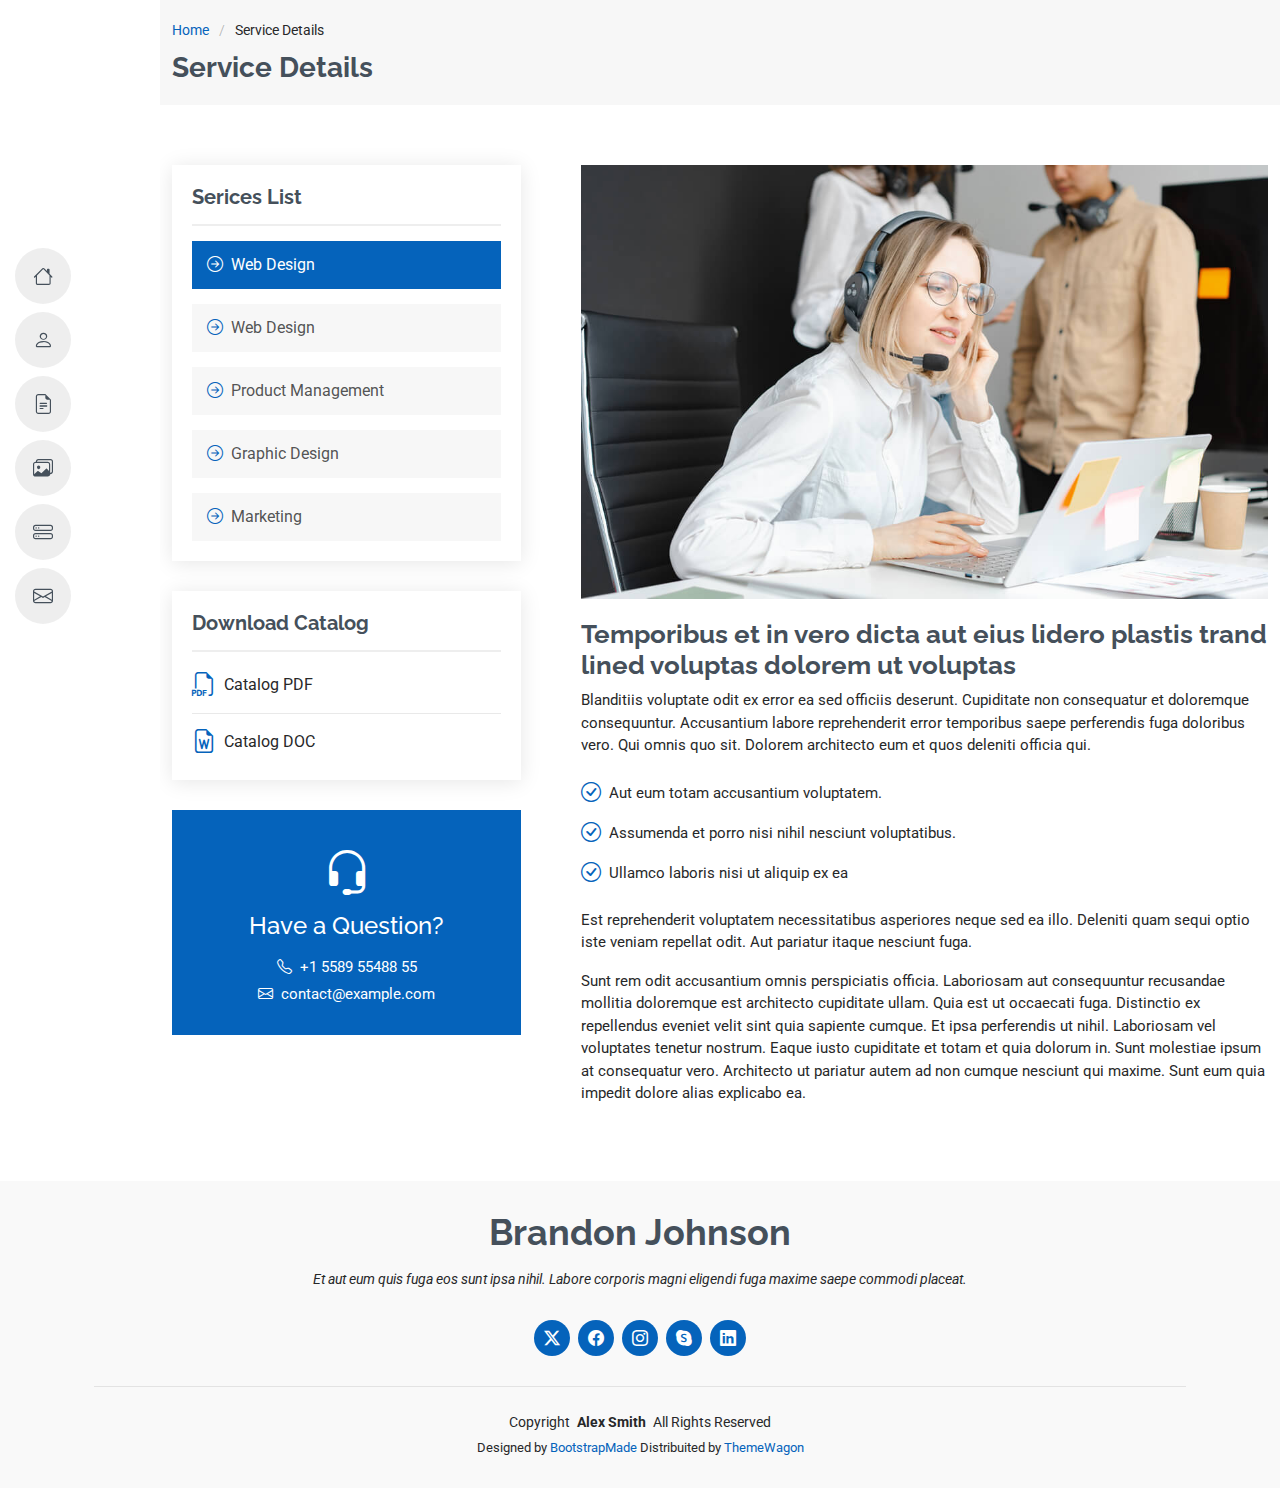
<file: service-details.html>
<!DOCTYPE html>
<html lang="en">

<head>
  <meta charset="utf-8">
  <meta content="width=device-width, initial-scale=1.0" name="viewport">
  <title>Service Details - MyResume Bootstrap Template</title>
  <meta content="" name="description">
  <meta content="" name="keywords">

  <!-- Favicons -->
  <link href="assets/img/favicon.png" rel="icon">
  <link href="assets/img/apple-touch-icon.png" rel="apple-touch-icon">

  <!-- Fonts -->
  <link href="https://fonts.googleapis.com" rel="preconnect">
  <link href="https://fonts.gstatic.com" rel="preconnect" crossorigin>
  <link href="https://fonts.googleapis.com/css2?family=Roboto:ital,wght@0,100;0,300;0,400;0,500;0,700;0,900;1,100;1,300;1,400;1,500;1,700;1,900&family=Poppins:ital,wght@0,100;0,200;0,300;0,400;0,500;0,600;0,700;0,800;0,900;1,100;1,200;1,300;1,400;1,500;1,600;1,700;1,800;1,900&family=Raleway:ital,wght@0,100;0,200;0,300;0,400;0,500;0,600;0,700;0,800;0,900;1,100;1,200;1,300;1,400;1,500;1,600;1,700;1,800;1,900&display=swap" rel="stylesheet">

  <!-- Vendor CSS Files -->
  <link href="assets/vendor/bootstrap/css/bootstrap.min.css" rel="stylesheet">
  <link href="assets/vendor/bootstrap-icons/bootstrap-icons.css" rel="stylesheet">
  <link href="assets/vendor/aos/aos.css" rel="stylesheet">
  <link href="assets/vendor/glightbox/css/glightbox.min.css" rel="stylesheet">
  <link href="assets/vendor/swiper/swiper-bundle.min.css" rel="stylesheet">

  <!-- Main CSS File -->
  <link href="assets/css/main.css" rel="stylesheet">

  <!-- =======================================================
  * Template Name: MyResume
  * Template URL: https://bootstrapmade.com/free-html-bootstrap-template-my-resume/
  * Updated: Jun 29 2024 with Bootstrap v5.3.3
  * Author: BootstrapMade.com
  * License: https://bootstrapmade.com/license/
  ======================================================== -->
</head>

<body class="service-details-page">

  <header id="header" class="header d-flex flex-column justify-content-center">

    <i class="header-toggle d-xl-none bi bi-list"></i>

    <nav id="navmenu" class="navmenu">
      <ul>
        <li><a href="#hero"><i class="bi bi-house navicon"></i><span>Home</span></a></li>
        <li><a href="#about"><i class="bi bi-person navicon"></i><span>About</span></a></li>
        <li><a href="#resume"><i class="bi bi-file-earmark-text navicon"></i><span>Resume</span></a></li>
        <li><a href="#portfolio"><i class="bi bi-images navicon"></i><span>Portfolio</span></a></li>
        <li><a href="#services"><i class="bi bi-hdd-stack navicon"></i><span>Services</span></a></li>
        <li><a href="#contact"><i class="bi bi-envelope navicon"></i><span>Contact</span></a></li>
      </ul>
    </nav>

  </header>

  <main class="main">

    <!-- Page Title -->
    <div class="page-title" data-aos="fade">
      <div class="container">
        <nav class="breadcrumbs">
          <ol>
            <li><a href="index.html">Home</a></li>
            <li class="current">Service Details</li>
          </ol>
        </nav>
        <h1>Service Details</h1>
      </div>
    </div><!-- End Page Title -->

    <!-- Service Details Section -->
    <section id="service-details" class="service-details section">

      <div class="container">

        <div class="row gy-5">

          <div class="col-lg-4" data-aos="fade-up" data-aos-delay="100">

            <div class="service-box">
              <h4>Serices List</h4>
              <div class="services-list">
                <a href="#" class="active"><i class="bi bi-arrow-right-circle"></i><span>Web Design</span></a>
                <a href="#"><i class="bi bi-arrow-right-circle"></i><span>Web Design</span></a>
                <a href="#"><i class="bi bi-arrow-right-circle"></i><span>Product Management</span></a>
                <a href="#"><i class="bi bi-arrow-right-circle"></i><span>Graphic Design</span></a>
                <a href="#"><i class="bi bi-arrow-right-circle"></i><span>Marketing</span></a>
              </div>
            </div><!-- End Services List -->

            <div class="service-box">
              <h4>Download Catalog</h4>
              <div class="download-catalog">
                <a href="#"><i class="bi bi-filetype-pdf"></i><span>Catalog PDF</span></a>
                <a href="#"><i class="bi bi-file-earmark-word"></i><span>Catalog DOC</span></a>
              </div>
            </div><!-- End Services List -->

            <div class="help-box d-flex flex-column justify-content-center align-items-center">
              <i class="bi bi-headset help-icon"></i>
              <h4>Have a Question?</h4>
              <p class="d-flex align-items-center mt-2 mb-0"><i class="bi bi-telephone me-2"></i> <span>+1 5589 55488 55</span></p>
              <p class="d-flex align-items-center mt-1 mb-0"><i class="bi bi-envelope me-2"></i> <a href="mailto:contact@example.com">contact@example.com</a></p>
            </div>

          </div>

          <div class="col-lg-8 ps-lg-5" data-aos="fade-up" data-aos-delay="200">
            <img src="assets/img/services.jpg" alt="" class="img-fluid services-img">
            <h3>Temporibus et in vero dicta aut eius lidero plastis trand lined voluptas dolorem ut voluptas</h3>
            <p>
              Blanditiis voluptate odit ex error ea sed officiis deserunt. Cupiditate non consequatur et doloremque consequuntur. Accusantium labore reprehenderit error temporibus saepe perferendis fuga doloribus vero. Qui omnis quo sit. Dolorem architecto eum et quos deleniti officia qui.
            </p>
            <ul>
              <li><i class="bi bi-check-circle"></i> <span>Aut eum totam accusantium voluptatem.</span></li>
              <li><i class="bi bi-check-circle"></i> <span>Assumenda et porro nisi nihil nesciunt voluptatibus.</span></li>
              <li><i class="bi bi-check-circle"></i> <span>Ullamco laboris nisi ut aliquip ex ea</span></li>
            </ul>
            <p>
              Est reprehenderit voluptatem necessitatibus asperiores neque sed ea illo. Deleniti quam sequi optio iste veniam repellat odit. Aut pariatur itaque nesciunt fuga.
            </p>
            <p>
              Sunt rem odit accusantium omnis perspiciatis officia. Laboriosam aut consequuntur recusandae mollitia doloremque est architecto cupiditate ullam. Quia est ut occaecati fuga. Distinctio ex repellendus eveniet velit sint quia sapiente cumque. Et ipsa perferendis ut nihil. Laboriosam vel voluptates tenetur nostrum. Eaque iusto cupiditate et totam et quia dolorum in. Sunt molestiae ipsum at consequatur vero. Architecto ut pariatur autem ad non cumque nesciunt qui maxime. Sunt eum quia impedit dolore alias explicabo ea.
            </p>
          </div>

        </div>

      </div>

    </section><!-- /Service Details Section -->

  </main>

  <footer id="footer" class="footer position-relative light-background">
    <div class="container">
      <h3 class="sitename">Brandon Johnson</h3>
      <p>Et aut eum quis fuga eos sunt ipsa nihil. Labore corporis magni eligendi fuga maxime saepe commodi placeat.</p>
      <div class="social-links d-flex justify-content-center">
        <a href=""><i class="bi bi-twitter-x"></i></a>
        <a href=""><i class="bi bi-facebook"></i></a>
        <a href=""><i class="bi bi-instagram"></i></a>
        <a href=""><i class="bi bi-skype"></i></a>
        <a href=""><i class="bi bi-linkedin"></i></a>
      </div>
      <div class="container">
        <div class="copyright">
          <span>Copyright</span> <strong class="px-1 sitename">Alex Smith</strong> <span>All Rights Reserved</span>
        </div>
        <div class="credits">
          <!-- All the links in the footer should remain intact. -->
          <!-- You can delete the links only if you've purchased the pro version. -->
          <!-- Licensing information: https://bootstrapmade.com/license/ -->
          <!-- Purchase the pro version with working PHP/AJAX contact form: [buy-url] -->
          Designed by <a href="https://bootstrapmade.com/">BootstrapMade</a> Distribuited by <a href="https://themewagon.com">ThemeWagon</a>
        </div>
      </div>
    </div>
  </footer>

  <!-- Scroll Top -->
  <a href="#" id="scroll-top" class="scroll-top d-flex align-items-center justify-content-center"><i class="bi bi-arrow-up-short"></i></a>

  <!-- Preloader -->
  <div id="preloader"></div>

  <!-- Vendor JS Files -->
  <script src="assets/vendor/bootstrap/js/bootstrap.bundle.min.js"></script>
  <script src="assets/vendor/php-email-form/validate.js"></script>
  <script src="assets/vendor/aos/aos.js"></script>
  <script src="assets/vendor/typed.js/typed.umd.js"></script>
  <script src="assets/vendor/purecounter/purecounter_vanilla.js"></script>
  <script src="assets/vendor/waypoints/noframework.waypoints.js"></script>
  <script src="assets/vendor/glightbox/js/glightbox.min.js"></script>
  <script src="assets/vendor/imagesloaded/imagesloaded.pkgd.min.js"></script>
  <script src="assets/vendor/isotope-layout/isotope.pkgd.min.js"></script>
  <script src="assets/vendor/swiper/swiper-bundle.min.js"></script>

  <!-- Main JS File -->
  <script src="assets/js/main.js"></script>

</body>

</html>
</file>
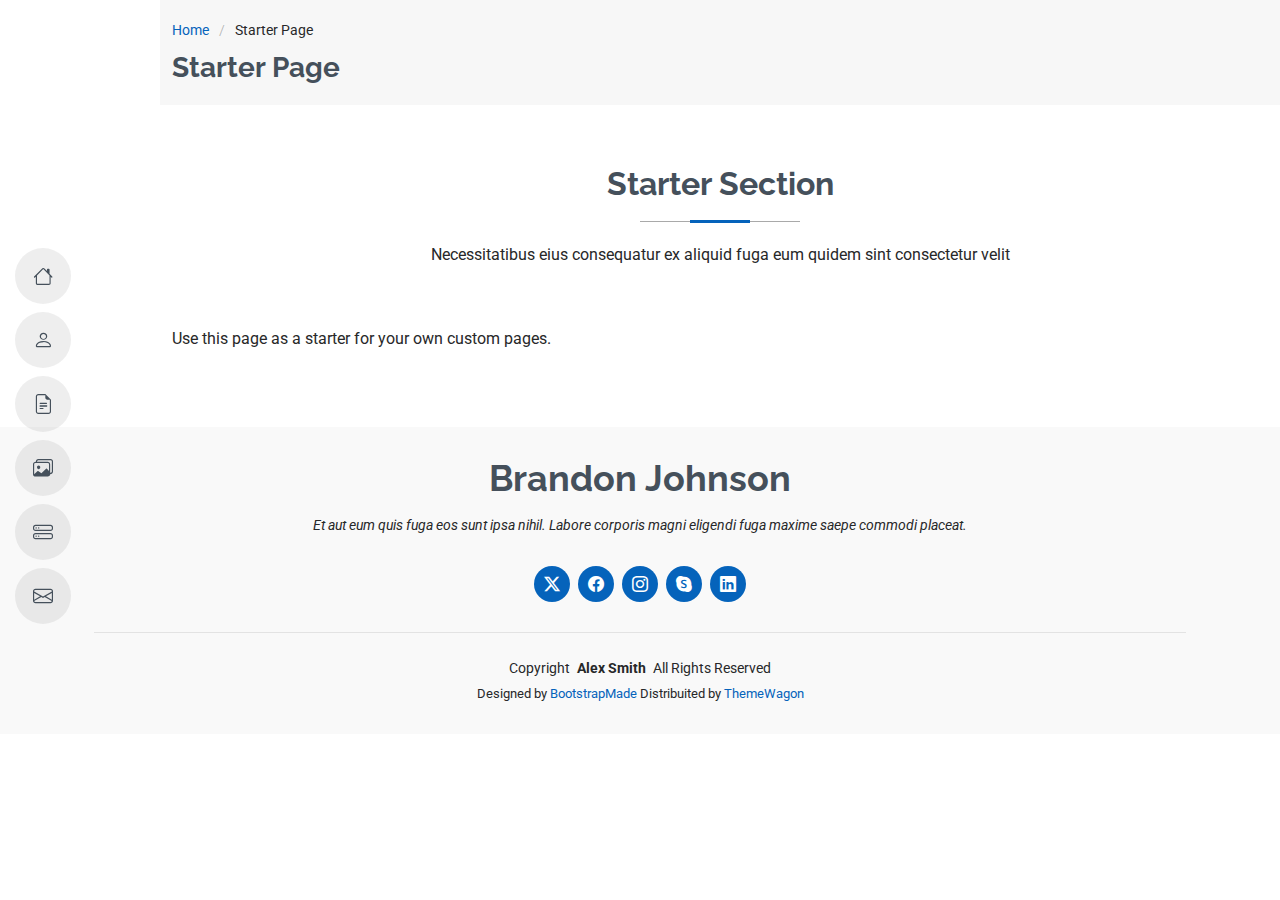
<file: starter-page.html>
<!DOCTYPE html>
<html lang="en">

<head>
  <meta charset="utf-8">
  <meta content="width=device-width, initial-scale=1.0" name="viewport">
  <title>Starter Page - MyResume Bootstrap Template</title>
  <meta content="" name="description">
  <meta content="" name="keywords">

  <!-- Favicons -->
  <link href="assets/img/favicon.png" rel="icon">
  <link href="assets/img/apple-touch-icon.png" rel="apple-touch-icon">

  <!-- Fonts -->
  <link href="https://fonts.googleapis.com" rel="preconnect">
  <link href="https://fonts.gstatic.com" rel="preconnect" crossorigin>
  <link href="https://fonts.googleapis.com/css2?family=Roboto:ital,wght@0,100;0,300;0,400;0,500;0,700;0,900;1,100;1,300;1,400;1,500;1,700;1,900&family=Poppins:ital,wght@0,100;0,200;0,300;0,400;0,500;0,600;0,700;0,800;0,900;1,100;1,200;1,300;1,400;1,500;1,600;1,700;1,800;1,900&family=Raleway:ital,wght@0,100;0,200;0,300;0,400;0,500;0,600;0,700;0,800;0,900;1,100;1,200;1,300;1,400;1,500;1,600;1,700;1,800;1,900&display=swap" rel="stylesheet">

  <!-- Vendor CSS Files -->
  <link href="assets/vendor/bootstrap/css/bootstrap.min.css" rel="stylesheet">
  <link href="assets/vendor/bootstrap-icons/bootstrap-icons.css" rel="stylesheet">
  <link href="assets/vendor/aos/aos.css" rel="stylesheet">
  <link href="assets/vendor/glightbox/css/glightbox.min.css" rel="stylesheet">
  <link href="assets/vendor/swiper/swiper-bundle.min.css" rel="stylesheet">

  <!-- Main CSS File -->
  <link href="assets/css/main.css" rel="stylesheet">

  <!-- =======================================================
  * Template Name: MyResume
  * Template URL: https://bootstrapmade.com/free-html-bootstrap-template-my-resume/
  * Updated: Jun 29 2024 with Bootstrap v5.3.3
  * Author: BootstrapMade.com
  * License: https://bootstrapmade.com/license/
  ======================================================== -->
</head>

<body class="starter-page-page">

  <header id="header" class="header d-flex flex-column justify-content-center">

    <i class="header-toggle d-xl-none bi bi-list"></i>

    <nav id="navmenu" class="navmenu">
      <ul>
        <li><a href="#hero"><i class="bi bi-house navicon"></i><span>Home</span></a></li>
        <li><a href="#about"><i class="bi bi-person navicon"></i><span>About</span></a></li>
        <li><a href="#resume"><i class="bi bi-file-earmark-text navicon"></i><span>Resume</span></a></li>
        <li><a href="#portfolio"><i class="bi bi-images navicon"></i><span>Portfolio</span></a></li>
        <li><a href="#services"><i class="bi bi-hdd-stack navicon"></i><span>Services</span></a></li>
        <li><a href="#contact"><i class="bi bi-envelope navicon"></i><span>Contact</span></a></li>
      </ul>
    </nav>

  </header>

  <main class="main">

    <!-- Page Title -->
    <div class="page-title" data-aos="fade">
      <div class="container">
        <nav class="breadcrumbs">
          <ol>
            <li><a href="index.html">Home</a></li>
            <li class="current">Starter Page</li>
          </ol>
        </nav>
        <h1>Starter Page</h1>
      </div>
    </div><!-- End Page Title -->

    <!-- Starter Section Section -->
    <section id="starter-section" class="starter-section section">

      <!-- Section Title -->
      <div class="container section-title" data-aos="fade-up">
        <h2>Starter Section</h2>
        <p>Necessitatibus eius consequatur ex aliquid fuga eum quidem sint consectetur velit</p>
      </div><!-- End Section Title -->

      <div class="container" data-aos="fade-up">
        <p>Use this page as a starter for your own custom pages.</p>
      </div>

    </section><!-- /Starter Section Section -->

  </main>

  <footer id="footer" class="footer position-relative light-background">
    <div class="container">
      <h3 class="sitename">Brandon Johnson</h3>
      <p>Et aut eum quis fuga eos sunt ipsa nihil. Labore corporis magni eligendi fuga maxime saepe commodi placeat.</p>
      <div class="social-links d-flex justify-content-center">
        <a href=""><i class="bi bi-twitter-x"></i></a>
        <a href=""><i class="bi bi-facebook"></i></a>
        <a href=""><i class="bi bi-instagram"></i></a>
        <a href=""><i class="bi bi-skype"></i></a>
        <a href=""><i class="bi bi-linkedin"></i></a>
      </div>
      <div class="container">
        <div class="copyright">
          <span>Copyright</span> <strong class="px-1 sitename">Alex Smith</strong> <span>All Rights Reserved</span>
        </div>
        <div class="credits">
          <!-- All the links in the footer should remain intact. -->
          <!-- You can delete the links only if you've purchased the pro version. -->
          <!-- Licensing information: https://bootstrapmade.com/license/ -->
          <!-- Purchase the pro version with working PHP/AJAX contact form: [buy-url] -->
          Designed by <a href="https://bootstrapmade.com/">BootstrapMade</a> Distribuited by <a href="https://themewagon.com">ThemeWagon</a>
        </div>
      </div>
    </div>
  </footer>

  <!-- Scroll Top -->
  <a href="#" id="scroll-top" class="scroll-top d-flex align-items-center justify-content-center"><i class="bi bi-arrow-up-short"></i></a>

  <!-- Preloader -->
  <div id="preloader"></div>

  <!-- Vendor JS Files -->
  <script src="assets/vendor/bootstrap/js/bootstrap.bundle.min.js"></script>
  <script src="assets/vendor/php-email-form/validate.js"></script>
  <script src="assets/vendor/aos/aos.js"></script>
  <script src="assets/vendor/typed.js/typed.umd.js"></script>
  <script src="assets/vendor/purecounter/purecounter_vanilla.js"></script>
  <script src="assets/vendor/waypoints/noframework.waypoints.js"></script>
  <script src="assets/vendor/glightbox/js/glightbox.min.js"></script>
  <script src="assets/vendor/imagesloaded/imagesloaded.pkgd.min.js"></script>
  <script src="assets/vendor/isotope-layout/isotope.pkgd.min.js"></script>
  <script src="assets/vendor/swiper/swiper-bundle.min.js"></script>

  <!-- Main JS File -->
  <script src="assets/js/main.js"></script>

</body>

</html>
</file>
<file: assets/css/main.css>
/**
* Template Name: MyResume
* Template URL: https://bootstrapmade.com/free-html-bootstrap-template-my-resume/
* Updated: Jun 29 2024 with Bootstrap v5.3.3
* Author: BootstrapMade.com
* License: https://bootstrapmade.com/license/
*/

/*--------------------------------------------------------------
# Font & Color Variables
# Help: https://bootstrapmade.com/color-system/
--------------------------------------------------------------*/
/* Fonts */
:root {
  --default-font: "Roboto",  system-ui, -apple-system, "Segoe UI", Roboto, "Helvetica Neue", Arial, "Noto Sans", "Liberation Sans", sans-serif, "Apple Color Emoji", "Segoe UI Emoji", "Segoe UI Symbol", "Noto Color Emoji";
  --heading-font: "Raleway",  sans-serif;
  --nav-font: "Poppins",  sans-serif;
}

/* Global Colors - The following color variables are used throughout the website. Updating them here will change the color scheme of the entire website */
:root { 
  --background-color: #ffffff; /* Background color for the entire website, including individual sections */
  --default-color: #272829; /* Default color used for the majority of the text content across the entire website */
  --heading-color: #45505b; /* Color for headings, subheadings and title throughout the website */
  --accent-color: #0563bb; /* Accent color that represents your brand on the website. It's used for buttons, links, and other elements that need to stand out */
  --surface-color: #ffffff; /* The surface color is used as a background of boxed elements within sections, such as cards, icon boxes, or other elements that require a visual separation from the global background. */
  --contrast-color: #ffffff; /* Contrast color for text, ensuring readability against backgrounds of accent, heading, or default colors. */
}

/* Nav Menu Colors - The following color variables are used specifically for the navigation menu. They are separate from the global colors to allow for more customization options */
:root {
  --nav-color: #45505b;  /* The default color of the main navmenu links */
  --nav-hover-color: #0563bb; /* Applied to main navmenu links when they are hovered over or active */
  --nav-mobile-background-color: #ffffff; /* Used as the background color for mobile navigation menu */
  --nav-dropdown-background-color: #ffffff; /* Used as the background color for dropdown items that appear when hovering over primary navigation items */
  --nav-dropdown-color: #212529; /* Used for navigation links of the dropdown items in the navigation menu. */
  --nav-dropdown-hover-color: #0563bb; /* Similar to --nav-hover-color, this color is applied to dropdown navigation links when they are hovered over. */
}

/* Color Presets - These classes override global colors when applied to any section or element, providing reuse of the sam color scheme. */

.light-background {
  --background-color: #f9f9f9;
  --surface-color: #ffffff;
}

.dark-background {
  --background-color: #060606;
  --default-color: #ffffff;
  --heading-color: #ffffff;
  --surface-color: #252525;
  --contrast-color: #ffffff;
}

/* Smooth scroll */
:root {
  scroll-behavior: smooth;
}

/*--------------------------------------------------------------
# General Styling & Shared Classes
--------------------------------------------------------------*/
body {
  color: var(--default-color);
  background-color: var(--background-color);
  font-family: var(--default-font);
}

a {
  color: var(--accent-color);
  text-decoration: none;
  transition: 0.3s;
}

a:hover {
  color: color-mix(in srgb, var(--accent-color), transparent 25%);
  text-decoration: none;
}

h1,
h2,
h3,
h4,
h5,
h6 {
  color: var(--heading-color);
  font-family: var(--heading-font);
}

/* PHP Email Form Messages
------------------------------*/
.php-email-form .error-message {
  display: none;
  background: #df1529;
  color: #ffffff;
  text-align: left;
  padding: 15px;
  margin-bottom: 24px;
  font-weight: 600;
}

.php-email-form .sent-message {
  display: none;
  color: #ffffff;
  background: #059652;
  text-align: center;
  padding: 15px;
  margin-bottom: 24px;
  font-weight: 600;
}

.php-email-form .loading {
  display: none;
  background: var(--surface-color);
  text-align: center;
  padding: 15px;
  margin-bottom: 24px;
}

.php-email-form .loading:before {
  content: "";
  display: inline-block;
  border-radius: 50%;
  width: 24px;
  height: 24px;
  margin: 0 10px -6px 0;
  border: 3px solid var(--accent-color);
  border-top-color: var(--surface-color);
  animation: php-email-form-loading 1s linear infinite;
}

@keyframes php-email-form-loading {
  0% {
    transform: rotate(0deg);
  }

  100% {
    transform: rotate(360deg);
  }
}

/*--------------------------------------------------------------
# Global Header
--------------------------------------------------------------*/
.header {
  color: var(--default-color);
  position: fixed;
  top: 0;
  left: 0;
  bottom: 0;
  padding: 0 15px;
  transition: all ease-in-out 0.3s;
  overflow-y: auto;
  z-index: 997;
  min-width: 200px;
}

@media (max-width: 1199px) {
  .header {
    background-color: var(--background-color);
    border-right: 1px solid color-mix(in srgb, var(--default-color), transparent 90%);
    width: 300px;
    left: -100%;
  }
}

@media (min-width: 1200px) and (max-width: 1600px) {
  .header~main {
    margin-left: 160px;
  }

  .header~main .hero {
    margin-left: -160px;
    width: 100vw;
  }
}

.header.header-show {
  left: 0;
}

.header .header-toggle {
  color: var(--contrast-color);
  background-color: var(--accent-color);
  font-size: 22px;
  display: flex;
  align-items: center;
  justify-content: center;
  width: 40px;
  height: 40px;
  border-radius: 50%;
  cursor: pointer;
  position: fixed;
  top: 15px;
  right: 15px;
  z-index: 9999;
  transition: background-color 0.3s;
}

.header .header-toggle:hover {
  color: var(--contrast-color);
  background-color: color-mix(in srgb, var(--accent-color) 90%, white 15%);
}

/*--------------------------------------------------------------
# Navigation Menu
--------------------------------------------------------------*/
.navmenu {
  padding: 0;
  z-index: 9997;
}

.navmenu ul {
  list-style: none;
  padding: 0 0 20px 0;
  margin: 0;
  width: 140px;
}

.navmenu a,
.navmenu a:focus {
  color: var(--nav-color);
  font-family: var(--nav-font);
  display: flex;
  align-items: center;
  padding: 10px 18px;
  margin-bottom: 8px;
  font-size: 15px;
  border-radius: 50px;
  background: color-mix(in srgb, var(--default-color), transparent 92%);
  height: 56px;
  width: 100%;
  overflow: hidden;
  transition: 0.3s;
}

.navmenu a i,
.navmenu a:focus i {
  font-size: 20px;
}

.navmenu a span,
.navmenu a:focus span {
  padding: 0 5px 0 7px;
}

@media (min-width: 992px) {

  .navmenu a,
  .navmenu a:focus {
    max-width: 56px;
  }

  .navmenu a span,
  .navmenu a:focus span {
    display: none;
  }
}

.navmenu a:hover,
.navmenu .active,
.navmenu .active:focus,
.navmenu li:hover>a {
  color: var(--contrast-color);
  background: var(--nav-hover-color);
}

.navmenu a:hover,
.navmenu li:hover>a {
  max-width: 100%;
  color: var(--contrast-color);
}

.navmenu a:hover span,
.navmenu li:hover>a span {
  display: block;
}

/*--------------------------------------------------------------
# Global Footer
--------------------------------------------------------------*/
.footer {
  color: var(--default-color);
  background-color: var(--background-color);
  font-size: 14px;
  text-align: center;
  padding: 30px 0;
  position: relative;
}

.footer h3 {
  font-size: 36px;
  font-weight: 700;
  position: relative;
  padding: 0;
  margin: 0 0 15px 0;
}

.footer p {
  font-size: 15;
  font-style: italic;
  padding: 0;
  margin: 0 0 30px 0;
}

.footer .social-links {
  margin: 0 0 30px 0;
}

.footer .social-links a {
  font-size: 16px;
  display: flex;
  align-items: center;
  justify-content: center;
  background: var(--accent-color);
  color: var(--contrast-color);
  line-height: 1;
  margin: 0 4px;
  border-radius: 50%;
  text-align: center;
  width: 36px;
  height: 36px;
  transition: 0.3s;
}

.footer .social-links a:hover {
  background: color-mix(in srgb, var(--accent-color), transparent 20%);
  text-decoration: none;
}

.footer .copyright {
  padding-top: 25px;
  border-top: 1px solid color-mix(in srgb, var(--default-color), transparent 90%);
}

.footer .credits {
  font-size: 13px;
  padding-top: 5px;
}

/*--------------------------------------------------------------
# Preloader
--------------------------------------------------------------*/
#preloader {
  position: fixed;
  inset: 0;
  z-index: 999999;
  overflow: hidden;
  background: var(--background-color);
  transition: all 0.6s ease-out;
}

#preloader:before {
  content: "";
  position: fixed;
  top: calc(50% - 30px);
  left: calc(50% - 30px);
  border: 6px solid #ffffff;
  border-color: var(--accent-color) transparent var(--accent-color) transparent;
  border-radius: 50%;
  width: 60px;
  height: 60px;
  animation: animate-preloader 1.5s linear infinite;
}

@keyframes animate-preloader {
  0% {
    transform: rotate(0deg);
  }

  100% {
    transform: rotate(360deg);
  }
}

/*--------------------------------------------------------------
# Scroll Top Button
--------------------------------------------------------------*/
.scroll-top {
  position: fixed;
  visibility: hidden;
  opacity: 0;
  right: 15px;
  bottom: -15px;
  z-index: 99999;
  background-color: var(--accent-color);
  width: 44px;
  height: 44px;
  border-radius: 50px;
  transition: all 0.4s;
}

.scroll-top i {
  font-size: 24px;
  color: var(--contrast-color);
  line-height: 0;
}

.scroll-top:hover {
  background-color: color-mix(in srgb, var(--accent-color), transparent 20%);
  color: var(--contrast-color);
}

.scroll-top.active {
  visibility: visible;
  opacity: 1;
  bottom: 15px;
}

/*--------------------------------------------------------------
# Disable aos animation delay on mobile devices
--------------------------------------------------------------*/
@media screen and (max-width: 768px) {
  [data-aos-delay] {
    transition-delay: 0 !important;
  }
}

/*--------------------------------------------------------------
# Global Page Titles & Breadcrumbs
--------------------------------------------------------------*/
.page-title {
  --background-color: color-mix(in srgb, var(--default-color), transparent 96%);
  color: var(--default-color);
  background-color: var(--background-color);
  padding: 20px 0;
  position: relative;
}

.page-title h1 {
  font-size: 28px;
  font-weight: 700;
  margin: 0;
}

.page-title .breadcrumbs ol {
  display: flex;
  flex-wrap: wrap;
  list-style: none;
  padding: 0 0 10px 0;
  margin: 0;
  font-size: 14px;
  font-weight: 400;
}

.page-title .breadcrumbs ol li+li {
  padding-left: 10px;
}

.page-title .breadcrumbs ol li+li::before {
  content: "/";
  display: inline-block;
  padding-right: 10px;
  color: color-mix(in srgb, var(--default-color), transparent 70%);
}

/*--------------------------------------------------------------
# Global Sections
--------------------------------------------------------------*/
section,
.section {
  color: var(--default-color);
  background-color: var(--background-color);
  padding: 60px 0;
  overflow: clip;
}

/*--------------------------------------------------------------
# Global Section Titles
--------------------------------------------------------------*/
.section-title {
  text-align: center;
  padding-bottom: 60px;
  position: relative;
}

.section-title h2 {
  font-size: 32px;
  font-weight: 700;
  margin-bottom: 20px;
  padding-bottom: 20px;
  position: relative;
}

.section-title h2:before {
  content: "";
  position: absolute;
  display: block;
  width: 160px;
  height: 1px;
  background: color-mix(in srgb, var(--default-color), transparent 60%);
  left: 0;
  right: 0;
  bottom: 1px;
  margin: auto;
}

.section-title h2::after {
  content: "";
  position: absolute;
  display: block;
  width: 60px;
  height: 3px;
  background: var(--accent-color);
  left: 0;
  right: 0;
  bottom: 0;
  margin: auto;
}

.section-title p {
  margin-bottom: 0;
}

/*--------------------------------------------------------------
# Hero Section
--------------------------------------------------------------*/
.hero {
  width: 100%;
  min-height: 100vh;
  position: relative;
  padding: 80px 0;
  display: flex;
  align-items: center;
  justify-content: center;
}

.hero img {
  position: absolute;
  inset: 0;
  display: block;
  width: 100%;
  height: 100%;
  object-fit: cover;
  z-index: 1;
}

.hero:before {
  content: "";
  background: color-mix(in srgb, var(--background-color), transparent 30%);
  position: absolute;
  inset: 0;
  z-index: 2;
}

.hero .container {
  position: relative;
  z-index: 3;
}

.hero h2 {
  margin: 0;
  font-size: 64px;
  font-weight: 700;
}

.hero p {
  margin: 5px 0 0 0;
  font-size: 26px;
}

.hero p span {
  letter-spacing: 1px;
  border-bottom: 2px solid var(--accent-color);
}

.hero .social-links {
  margin-top: 25px;
}

.hero .social-links a {
  font-size: 20px;
  display: inline-block;
  color: color-mix(in srgb, var(--default-color), transparent 30%);
  line-height: 1;
  margin-right: 20px;
  transition: 0.3s;
}

.hero .social-links a:hover {
  color: var(--accent-color);
}

@media (max-width: 768px) {
  .hero h2 {
    font-size: 32px;
  }

  .hero p {
    font-size: 20px;
  }
}

/*--------------------------------------------------------------
# About Section
--------------------------------------------------------------*/
.about .content h2 {
  font-weight: 700;
  font-size: 24px;
}

.about .content ul {
  list-style: none;
  padding: 0;
}

.about .content ul li {
  margin-bottom: 20px;
  display: flex;
  align-items: center;
}

.about .content ul strong {
  margin-right: 10px;
}

.about .content ul i {
  font-size: 16px;
  margin-right: 5px;
  color: var(--accent-color);
  line-height: 0;
}

/*--------------------------------------------------------------
# Stats Section
--------------------------------------------------------------*/
.stats i {
  background-color: var(--accent-color);
  color: var(--contrast-color);
  width: 54px;
  height: 54px;
  font-size: 24px;
  border-radius: 50px;
  display: inline-flex;
  align-items: center;
  justify-content: center;
  position: relative;
  z-index: 1;
}

.stats .stats-item {
  margin-top: 10px;
  width: 100%;
  position: relative;
  text-align: center;
  z-index: 0;
}

.stats .stats-item span {
  font-size: 36px;
  display: block;
  font-weight: 700;
  color: color-mix(in srgb, var(--default-color), transparent 20%);
}

.stats .stats-item p {
  padding: 0;
  margin: 0;
  color: color-mix(in srgb, var(--default-color), transparent 50%);
  font-size: 16px;
}

/*--------------------------------------------------------------
# Skills Section
--------------------------------------------------------------*/
.skills .progress {
  height: 60px;
  display: block;
  background: none;
  border-radius: 0;
}

.skills .progress .skill {
  color: var(--heading-color);
  padding: 0;
  margin: 0 0 6px 0;
  text-transform: uppercase;
  display: block;
  font-weight: 600;
  font-family: var(--heading-font);
}

.skills .progress .skill .val {
  float: right;
  font-style: normal;
}

.skills .progress-bar-wrap {
  background: color-mix(in srgb, var(--default-color), transparent 90%);
  height: 10px;
}

.skills .progress-bar {
  width: 1px;
  height: 10px;
  transition: 0.9s;
  background-color: var(--accent-color);
}

/*--------------------------------------------------------------
# Resume Section
--------------------------------------------------------------*/
.resume .resume-title {
  color: var(--heading-color);
  font-size: 26px;
  font-weight: 700;
  margin-top: 20px;
  margin-bottom: 20px;
}

.resume .resume-item {
  padding: 0 0 20px 20px;
  margin-top: -2px;
  border-left: 2px solid var(--accent-color);
  position: relative;
}

.resume .resume-item h4 {
  line-height: 18px;
  font-size: 18px;
  font-weight: 600;
  text-transform: uppercase;
  color: color-mix(in srgb, var(--default-color), transparent 20%);
  margin-bottom: 10px;
}

.resume .resume-item h5 {
  font-size: 16px;
  padding: 5px 15px;
  display: inline-block;
  font-weight: 600;
  margin-bottom: 10px;
}

.resume .resume-item ul {
  padding-left: 20px;
}

.resume .resume-item ul li {
  padding-bottom: 10px;
}

.resume .resume-item:last-child {
  padding-bottom: 0;
}

.resume .resume-item::before {
  content: "";
  position: absolute;
  width: 16px;
  height: 16px;
  border-radius: 50px;
  left: -9px;
  top: 0;
  background: var(--background-color);
  border: 2px solid var(--accent-color);
}

/*--------------------------------------------------------------
# Portfolio Section
--------------------------------------------------------------*/
.portfolio .portfolio-filters {
  padding: 0;
  margin: 0 auto 20px auto;
  list-style: none;
  text-align: center;
}

.portfolio .portfolio-filters li {
  cursor: pointer;
  display: inline-block;
  padding: 8px 20px 10px 20px;
  margin: 0;
  font-size: 15px;
  font-weight: 500;
  line-height: 1;
  margin-bottom: 5px;
  border-radius: 50px;
  transition: all 0.3s ease-in-out;
  font-family: var(--heading-font);
}

.portfolio .portfolio-filters li:hover,
.portfolio .portfolio-filters li.filter-active {
  color: var(--contrast-color);
  background-color: var(--accent-color);
}

.portfolio .portfolio-filters li:first-child {
  margin-left: 0;
}

.portfolio .portfolio-filters li:last-child {
  margin-right: 0;
}

@media (max-width: 575px) {
  .portfolio .portfolio-filters li {
    font-size: 14px;
    margin: 0 0 10px 0;
  }
}

.portfolio .portfolio-item {
  position: relative;
  overflow: hidden;
}

.portfolio .portfolio-item .portfolio-info {
  opacity: 0;
  position: absolute;
  left: 12px;
  right: 12px;
  bottom: -100%;
  z-index: 3;
  transition: all ease-in-out 0.5s;
  background: color-mix(in srgb, var(--background-color), transparent 10%);
  padding: 15px;
}

.portfolio .portfolio-item .portfolio-info h4 {
  font-size: 18px;
  font-weight: 600;
  padding-right: 50px;
}

.portfolio .portfolio-item .portfolio-info p {
  color: color-mix(in srgb, var(--default-color), transparent 30%);
  font-size: 14px;
  margin-bottom: 0;
  padding-right: 50px;
}

.portfolio .portfolio-item .portfolio-info .preview-link,
.portfolio .portfolio-item .portfolio-info .details-link {
  position: absolute;
  right: 50px;
  font-size: 24px;
  top: calc(50% - 14px);
  color: color-mix(in srgb, var(--default-color), transparent 30%);
  transition: 0.3s;
  line-height: 0;
}

.portfolio .portfolio-item .portfolio-info .preview-link:hover,
.portfolio .portfolio-item .portfolio-info .details-link:hover {
  color: var(--accent-color);
}

.portfolio .portfolio-item .portfolio-info .details-link {
  right: 14px;
  font-size: 28px;
}

.portfolio .portfolio-item:hover .portfolio-info {
  opacity: 1;
  bottom: 0;
}

/*--------------------------------------------------------------
# Services Section
--------------------------------------------------------------*/
.services .service-item {
  background-color: var(--surface-color);
  box-shadow: 0px 5px 90px 0px rgba(0, 0, 0, 0.1);
  height: 100%;
  padding: 60px 30px;
  text-align: center;
  transition: 0.3s;
  border-radius: 5px;
}

.services .service-item .icon {
  margin: 0 auto;
  width: 100px;
  height: 100px;
  display: flex;
  align-items: center;
  justify-content: center;
  transition: ease-in-out 0.3s;
  position: relative;
}

.services .service-item .icon i {
  font-size: 36px;
  transition: 0.5s;
  position: relative;
}

.services .service-item .icon svg {
  position: absolute;
  top: 0;
  left: 0;
}

.services .service-item .icon svg path {
  transition: 0.5s;
  fill: color-mix(in srgb, var(--default-color), transparent 95%);
}

.services .service-item h3 {
  font-weight: 700;
  margin: 10px 0 15px 0;
  font-size: 22px;
}

.services .service-item p {
  line-height: 24px;
  font-size: 14px;
  margin-bottom: 0;
}

.services .service-item:hover {
  box-shadow: 0px 5px 35px 0px rgba(0, 0, 0, 0.1);
}

.services .service-item.item-cyan i {
  color: #0dcaf0;
}

.services .service-item.item-cyan:hover .icon i {
  color: #fff;
}

.services .service-item.item-cyan:hover .icon path {
  fill: #0dcaf0;
}

.services .service-item.item-orange i {
  color: #fd7e14;
}

.services .service-item.item-orange:hover .icon i {
  color: #fff;
}

.services .service-item.item-orange:hover .icon path {
  fill: #fd7e14;
}

.services .service-item.item-teal i {
  color: #20c997;
}

.services .service-item.item-teal:hover .icon i {
  color: #fff;
}

.services .service-item.item-teal:hover .icon path {
  fill: #20c997;
}

.services .service-item.item-red i {
  color: #df1529;
}

.services .service-item.item-red:hover .icon i {
  color: #fff;
}

.services .service-item.item-red:hover .icon path {
  fill: #df1529;
}

.services .service-item.item-indigo i {
  color: #6610f2;
}

.services .service-item.item-indigo:hover .icon i {
  color: #fff;
}

.services .service-item.item-indigo:hover .icon path {
  fill: #6610f2;
}

.services .service-item.item-pink i {
  color: #f3268c;
}

.services .service-item.item-pink:hover .icon i {
  color: #fff;
}

.services .service-item.item-pink:hover .icon path {
  fill: #f3268c;
}

/*--------------------------------------------------------------
# Testimonials Section
--------------------------------------------------------------*/
.testimonials .testimonials-carousel,
.testimonials .testimonials-slider {
  overflow: hidden;
}

.testimonials .testimonial-item .testimonial-content {
  border-left: 3px solid var(--accent-color);
  padding-left: 30px;
}

.testimonials .testimonial-item .testimonial-img {
  border-radius: 50%;
  border: 4px solid var(--background-color);
  margin: 0 auto;
}

.testimonials .testimonial-item h3 {
  font-size: 20px;
  font-weight: bold;
  margin: 10px 0 5px 0;
}

.testimonials .testimonial-item h4 {
  font-size: 14px;
  color: color-mix(in srgb, var(--default-color), transparent 40%);
  margin: 0 0 10px 0;
}

.testimonials .testimonial-item .stars i {
  color: #ffc107;
  margin: 0 1px;
}

.testimonials .testimonial-item .quote-icon-left,
.testimonials .testimonial-item .quote-icon-right {
  color: color-mix(in srgb, var(--accent-color), transparent 50%);
  font-size: 26px;
  line-height: 0;
}

.testimonials .testimonial-item .quote-icon-left {
  display: inline-block;
  left: -5px;
  position: relative;
}

.testimonials .testimonial-item .quote-icon-right {
  display: inline-block;
  right: -5px;
  position: relative;
  top: 10px;
  transform: scale(-1, -1);
}

.testimonials .testimonial-item p {
  font-style: italic;
}

.testimonials .swiper-wrapper {
  height: auto;
}

.testimonials .swiper-pagination {
  margin-top: 30px;
  position: relative;
}

.testimonials .swiper-pagination .swiper-pagination-bullet {
  width: 12px;
  height: 12px;
  background-color: color-mix(in srgb, var(--default-color), transparent 85%);
  opacity: 1;
}

.testimonials .swiper-pagination .swiper-pagination-bullet-active {
  background-color: var(--accent-color);
}

/*--------------------------------------------------------------
# Contact Section
--------------------------------------------------------------*/
.contact .info-item+.info-item {
  margin-top: 40px;
}

.contact .info-item i {
  color: var(--accent-color);
  background: color-mix(in srgb, var(--accent-color), transparent 92%);
  font-size: 20px;
  width: 44px;
  height: 44px;
  display: flex;
  justify-content: center;
  align-items: center;
  border-radius: 50px;
  transition: all 0.3s ease-in-out;
  margin-right: 15px;
}

.contact .info-item h3 {
  padding: 0;
  font-size: 18px;
  font-weight: 700;
  margin-bottom: 5px;
}

.contact .info-item p {
  padding: 0;
  margin-bottom: 0;
  font-size: 14px;
}

.contact .info-item:hover i {
  background: var(--accent-color);
  color: var(--contrast-color);
}

.contact .php-email-form {
  height: 100%;
}

.contact .php-email-form input[type=text],
.contact .php-email-form input[type=email],
.contact .php-email-form textarea {
  font-size: 14px;
  padding: 10px 15px;
  box-shadow: none;
  border-radius: 0;
  color: var(--default-color);
  background-color: color-mix(in srgb, var(--background-color), transparent 50%);
  border-color: color-mix(in srgb, var(--default-color), transparent 80%);
}

.contact .php-email-form input[type=text]:focus,
.contact .php-email-form input[type=email]:focus,
.contact .php-email-form textarea:focus {
  border-color: var(--accent-color);
}

.contact .php-email-form input[type=text]::placeholder,
.contact .php-email-form input[type=email]::placeholder,
.contact .php-email-form textarea::placeholder {
  color: color-mix(in srgb, var(--default-color), transparent 70%);
}

.contact .php-email-form button[type=submit] {
  color: var(--contrast-color);
  background: var(--accent-color);
  border: 0;
  padding: 10px 30px;
  transition: 0.4s;
  border-radius: 50px;
}

.contact .php-email-form button[type=submit]:hover {
  background: color-mix(in srgb, var(--accent-color), transparent 25%);
}

/*--------------------------------------------------------------
# Portfolio Details Section
--------------------------------------------------------------*/
.portfolio-details .portfolio-details-slider img {
  width: 100%;
}

.portfolio-details .swiper-wrapper {
  height: auto;
}

.portfolio-details .swiper-button-prev,
.portfolio-details .swiper-button-next {
  width: 48px;
  height: 48px;
}

.portfolio-details .swiper-button-prev:after,
.portfolio-details .swiper-button-next:after {
  color: rgba(255, 255, 255, 0.8);
  background-color: rgba(0, 0, 0, 0.15);
  font-size: 24px;
  border-radius: 50%;
  width: 48px;
  height: 48px;
  display: flex;
  align-items: center;
  justify-content: center;
  transition: 0.3s;
}

.portfolio-details .swiper-button-prev:hover:after,
.portfolio-details .swiper-button-next:hover:after {
  background-color: rgba(0, 0, 0, 0.3);
}

@media (max-width: 575px) {

  .portfolio-details .swiper-button-prev,
  .portfolio-details .swiper-button-next {
    display: none;
  }
}

.portfolio-details .swiper-pagination {
  margin-top: 20px;
  position: relative;
}

.portfolio-details .swiper-pagination .swiper-pagination-bullet {
  width: 10px;
  height: 10px;
  background-color: color-mix(in srgb, var(--default-color), transparent 85%);
  opacity: 1;
}

.portfolio-details .swiper-pagination .swiper-pagination-bullet-active {
  background-color: var(--accent-color);
}

.portfolio-details .portfolio-info h3 {
  font-size: 22px;
  font-weight: 700;
  margin-bottom: 20px;
  padding-bottom: 20px;
  position: relative;
}

.portfolio-details .portfolio-info h3:after {
  content: "";
  position: absolute;
  display: block;
  width: 50px;
  height: 3px;
  background: var(--accent-color);
  left: 0;
  bottom: 0;
}

.portfolio-details .portfolio-info ul {
  list-style: none;
  padding: 0;
  font-size: 15px;
}

.portfolio-details .portfolio-info ul li {
  display: flex;
  flex-direction: column;
  padding-bottom: 15px;
}

.portfolio-details .portfolio-info ul strong {
  text-transform: uppercase;
  font-weight: 400;
  color: color-mix(in srgb, var(--default-color), transparent 50%);
  font-size: 14px;
}

.portfolio-details .portfolio-info .btn-visit {
  padding: 8px 40px;
  background: var(--accent-color);
  color: var(--contrast-color);
  border-radius: 50px;
  transition: 0.3s;
}

.portfolio-details .portfolio-info .btn-visit:hover {
  background: color-mix(in srgb, var(--accent-color), transparent 20%);
}

.portfolio-details .portfolio-description h2 {
  font-size: 26px;
  font-weight: 700;
  margin-bottom: 20px;
}

.portfolio-details .portfolio-description p {
  padding: 0;
}

.portfolio-details .portfolio-description .testimonial-item {
  padding: 30px 30px 0 30px;
  position: relative;
  background: color-mix(in srgb, var(--default-color), transparent 97%);
  margin-bottom: 50px;
}

.portfolio-details .portfolio-description .testimonial-item .testimonial-img {
  width: 90px;
  border-radius: 50px;
  border: 6px solid var(--background-color);
  float: left;
  margin: 0 10px 0 0;
}

.portfolio-details .portfolio-description .testimonial-item h3 {
  font-size: 18px;
  font-weight: bold;
  margin: 15px 0 5px 0;
  padding-top: 20px;
}

.portfolio-details .portfolio-description .testimonial-item h4 {
  font-size: 14px;
  color: #6c757d;
  margin: 0;
}

.portfolio-details .portfolio-description .testimonial-item .quote-icon-left,
.portfolio-details .portfolio-description .testimonial-item .quote-icon-right {
  color: color-mix(in srgb, var(--accent-color), transparent 50%);
  font-size: 26px;
  line-height: 0;
}

.portfolio-details .portfolio-description .testimonial-item .quote-icon-left {
  display: inline-block;
  left: -5px;
  position: relative;
}

.portfolio-details .portfolio-description .testimonial-item .quote-icon-right {
  display: inline-block;
  right: -5px;
  position: relative;
  top: 10px;
  transform: scale(-1, -1);
}

.portfolio-details .portfolio-description .testimonial-item p {
  font-style: italic;
  margin: 0 0 15px 0 0 0;
  padding: 0;
}

/*--------------------------------------------------------------
# Service Details Section
--------------------------------------------------------------*/
.service-details .service-box {
  padding: 20px;
  box-shadow: 0px 2px 20px rgba(0, 0, 0, 0.1);
}

.service-details .service-box+.service-box {
  margin-top: 30px;
}

.service-details .service-box h4 {
  font-size: 20px;
  font-weight: 700;
  border-bottom: 2px solid color-mix(in srgb, var(--default-color), transparent 92%);
  padding-bottom: 15px;
  margin-bottom: 15px;
}

.service-details .services-list a {
  color: color-mix(in srgb, var(--default-color), transparent 20%);
  background-color: color-mix(in srgb, var(--default-color), transparent 96%);
  display: flex;
  align-items: center;
  padding: 12px 15px;
  margin-top: 15px;
  transition: 0.3s;
}

.service-details .services-list a:first-child {
  margin-top: 0;
}

.service-details .services-list a i {
  font-size: 16px;
  margin-right: 8px;
  color: var(--accent-color);
}

.service-details .services-list a.active {
  color: var(--contrast-color);
  background-color: var(--accent-color);
}

.service-details .services-list a.active i {
  color: var(--contrast-color);
}

.service-details .services-list a:hover {
  background-color: color-mix(in srgb, var(--accent-color), transparent 95%);
  color: var(--accent-color);
}

.service-details .download-catalog a {
  color: var(--default-color);
  display: flex;
  align-items: center;
  padding: 10px 0;
  transition: 0.3s;
  border-top: 1px solid color-mix(in srgb, var(--default-color), transparent 90%);
}

.service-details .download-catalog a:first-child {
  border-top: 0;
  padding-top: 0;
}

.service-details .download-catalog a:last-child {
  padding-bottom: 0;
}

.service-details .download-catalog a i {
  font-size: 24px;
  margin-right: 8px;
  color: var(--accent-color);
}

.service-details .download-catalog a:hover {
  color: var(--accent-color);
}

.service-details .help-box {
  background-color: var(--accent-color);
  color: var(--contrast-color);
  margin-top: 30px;
  padding: 30px 15px;
}

.service-details .help-box .help-icon {
  font-size: 48px;
}

.service-details .help-box h4,
.service-details .help-box a {
  color: var(--contrast-color);
}

.service-details .services-img {
  margin-bottom: 20px;
}

.service-details h3 {
  font-size: 26px;
  font-weight: 700;
}

.service-details p {
  font-size: 15px;
}

.service-details ul {
  list-style: none;
  padding: 0;
  font-size: 15px;
}

.service-details ul li {
  padding: 5px 0;
  display: flex;
  align-items: center;
}

.service-details ul i {
  font-size: 20px;
  margin-right: 8px;
  color: var(--accent-color);
}

/*--------------------------------------------------------------
# Starter Section Section
--------------------------------------------------------------*/
.starter-section {
  /* Add your styles here */
}
</file>
